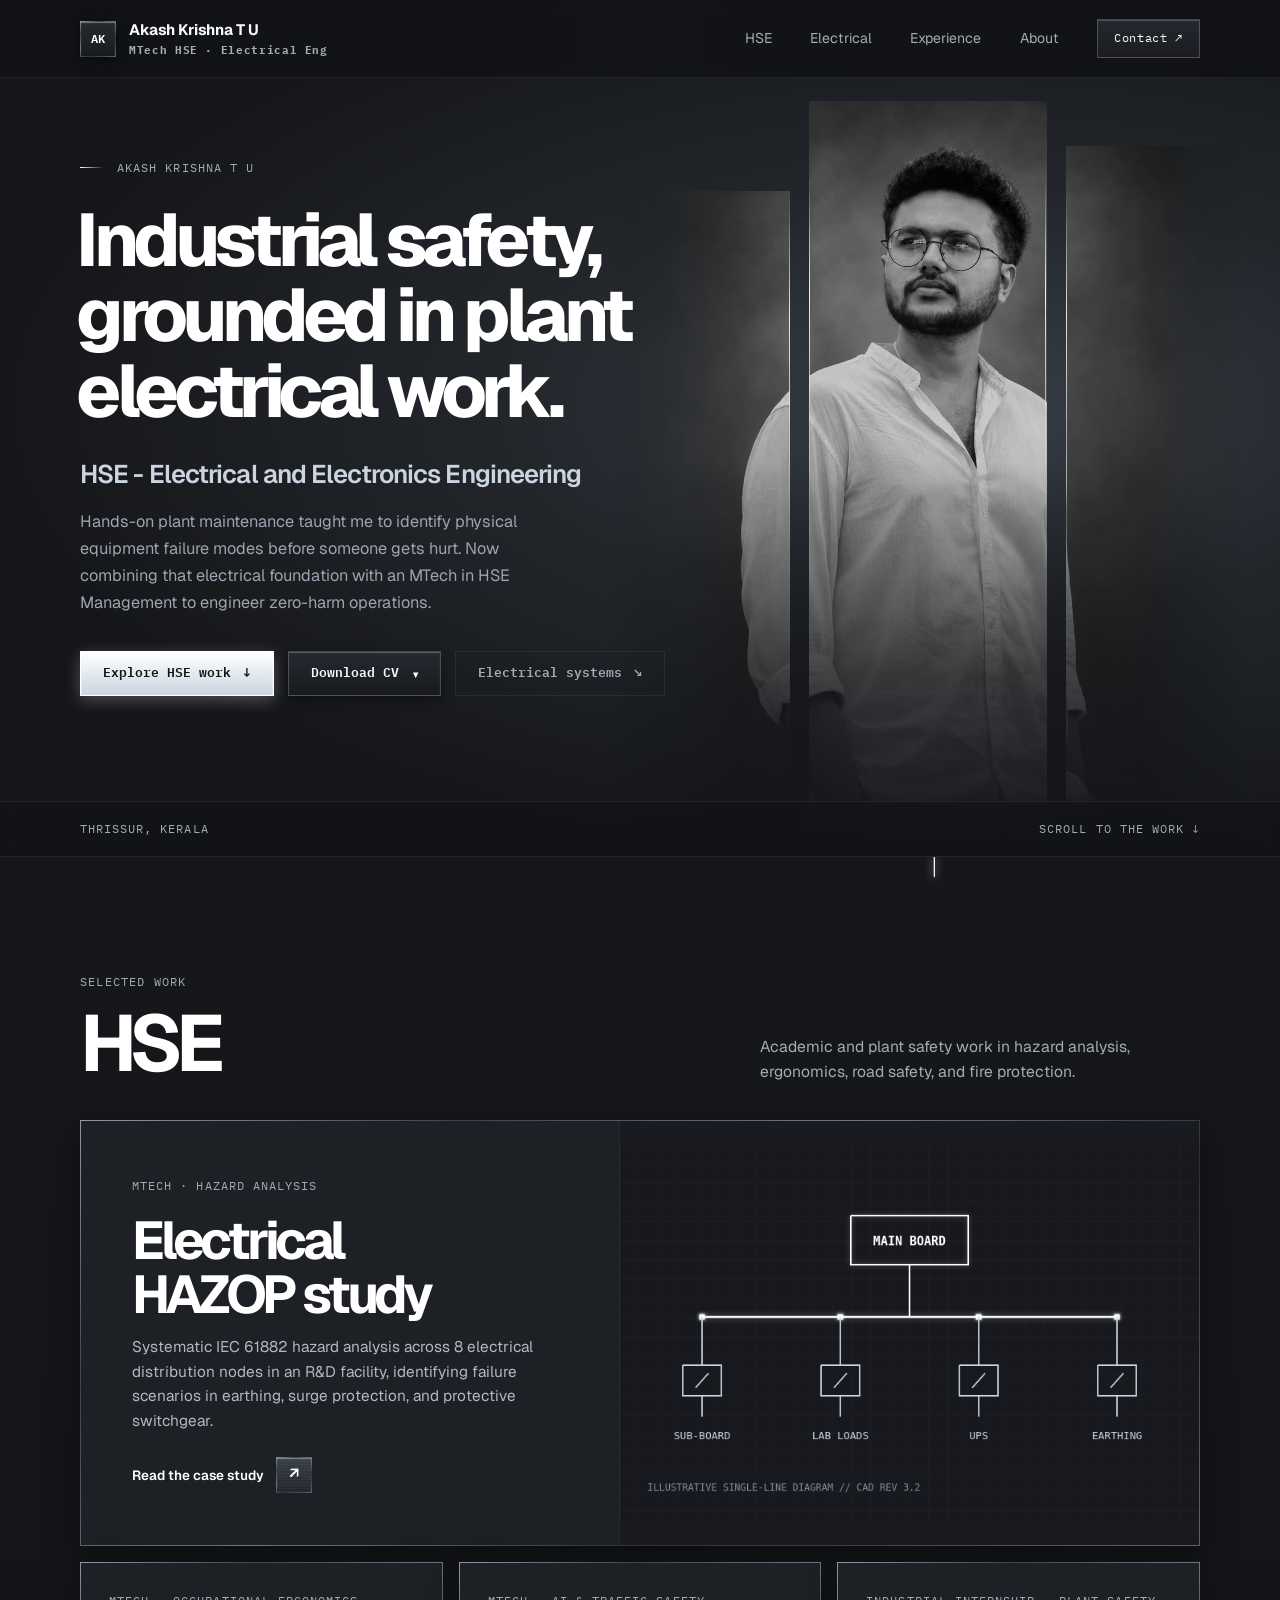
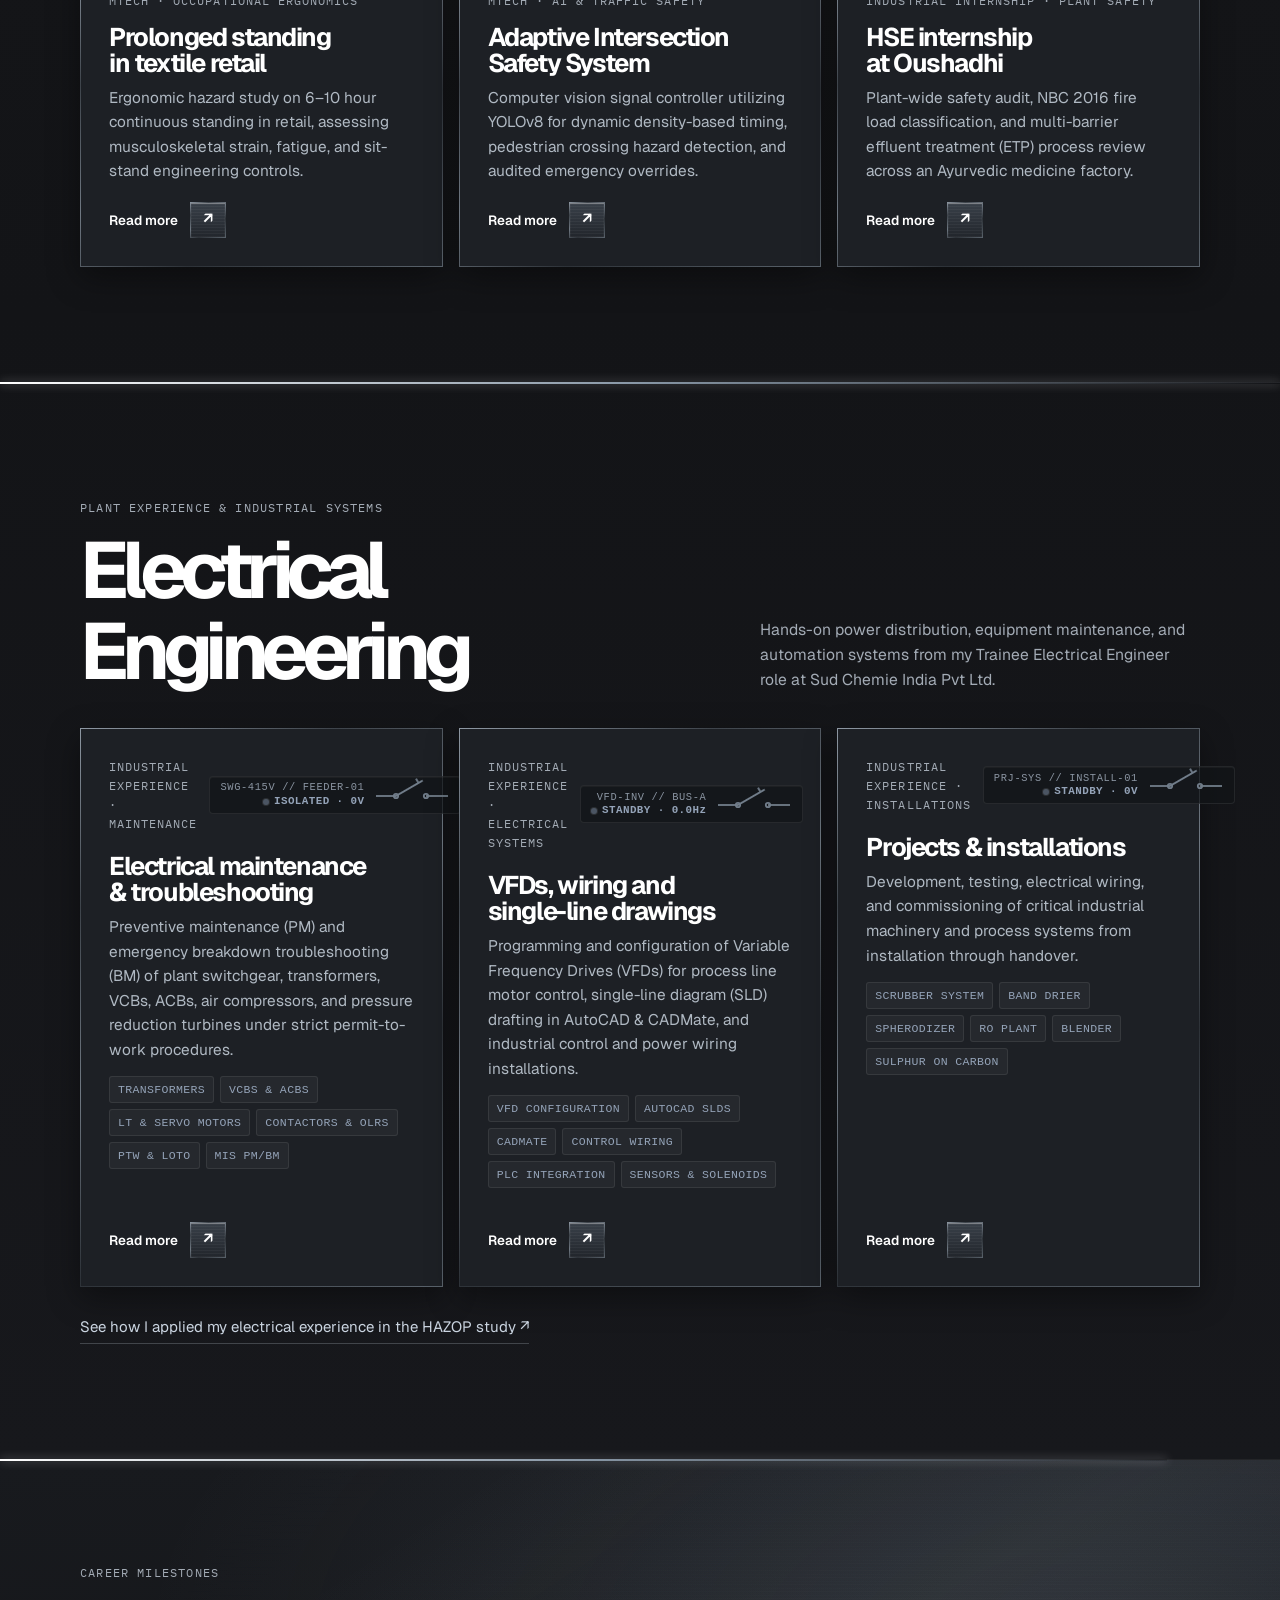
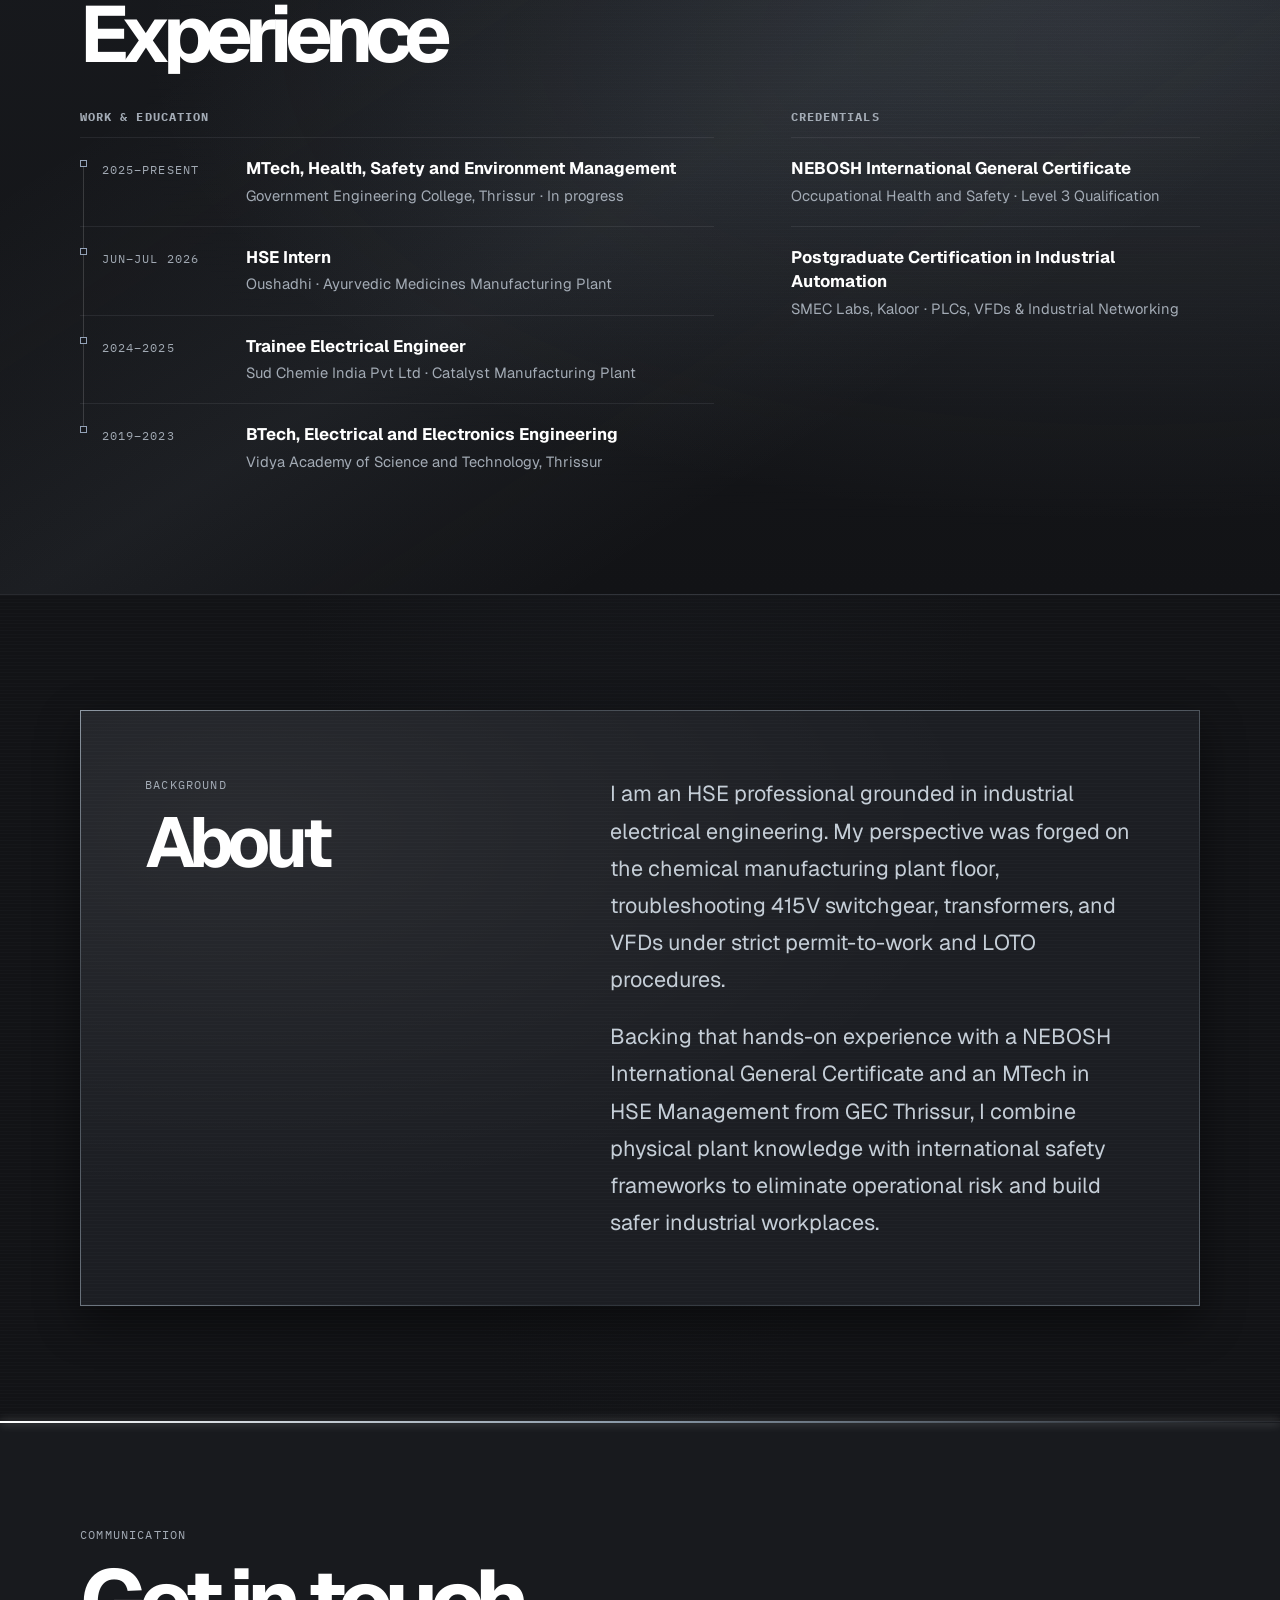
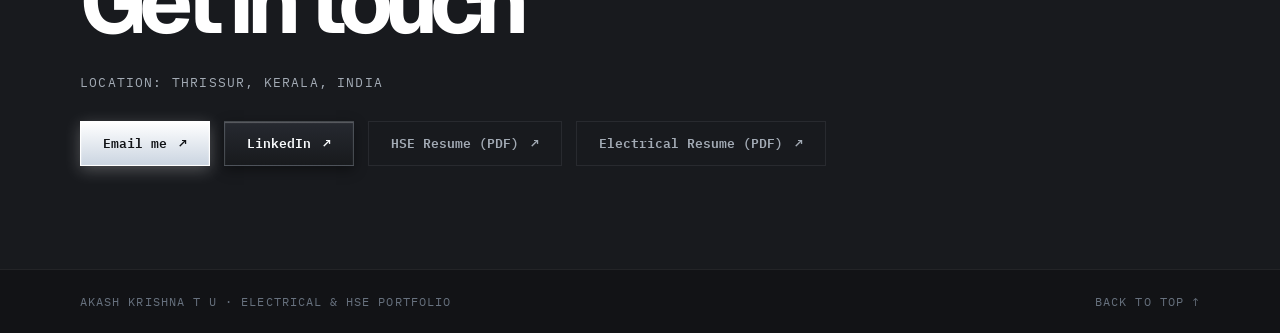
<file: index.html>
<!doctype html>
<html lang="en">
<head>
<meta charset="utf-8">
<meta name="viewport" content="width=device-width, initial-scale=1">
<title>Akash Krishna T U — Electrical Engineering &amp; HSE</title>
<meta name="description" content="Akash Krishna T U, an electrical engineer focused on HSE. Explore industrial experience, MTech HSE projects, and credentials.">
<meta name="theme-color" content="#121316">
<link rel="stylesheet" href="style.css">
<script src="motion.js" defer></script>
<script src="contact.js" defer></script>
</head>
<body id="top">
<a class="skip" href="#main">Skip to content</a>
<header class="site-head">
  <div class="wrap bar">
    <a class="brand" href="#top" aria-label="Akash Krishna home">
      <span class="brand-mark" aria-hidden="true">AK</span>
      <div class="brand-text">
        <span>Akash Krishna T U</span>
        <span class="brand-sub">MTech HSE · Electrical Eng</span>
      </div>
    </a>
    <nav class="nav" aria-label="Main navigation">
      <a href="#hse">HSE</a>
      <a href="#electrical">Electrical</a>
      <a href="#experience">Experience</a>
      <a href="#about">About</a>
      <a class="contact-link" href="#contact">Contact <span aria-hidden="true">↗</span></a>
    </nav>
  </div>
</header>
<main id="main">
  <section class="hero" aria-labelledby="intro">
    <figure class="hero-photo" id="hero-photo">
      <div class="portrait-panel panel-1">
        <img src="assets/portrait.webp" alt="Akash Krishna standing in a white shirt" width="1122" height="1402" fetchpriority="high">
      </div>
      <div class="portrait-panel panel-2">
        <img src="assets/portrait.webp" alt="" aria-hidden="true" width="1122" height="1402">
      </div>
      <div class="portrait-panel panel-3">
        <img src="assets/portrait.webp" alt="" aria-hidden="true" width="1122" height="1402">
      </div>
    </figure>
    <div class="wrap hero-content">
      <p class="eyebrow mono">Akash Krishna T U</p>
      <h1 id="intro">Industrial safety, grounded in plant electrical work.</h1>
      <p class="hero-role">HSE - Electrical and Electronics Engineering</p>
      <p class="hero-copy">Hands-on plant maintenance taught me to identify physical equipment failure modes before someone gets hurt. Now combining that electrical foundation with an MTech in HSE Management to engineer zero-harm operations.</p>
      <div class="hero-actions">
        <a class="button primary" href="#hse">Explore HSE work <span aria-hidden="true">↓</span></a>
        <div class="resume-dropdown-wrap" id="resume-dropdown-wrap">
          <button class="button resume-trigger-btn" id="hero-resume-btn" type="button" aria-expanded="false" aria-haspopup="true" aria-controls="resume-menu">
            Download CV <span class="dropdown-chevron" aria-hidden="true">▾</span>
          </button>
          <div class="resume-dropdown-menu" id="resume-menu" role="menu" aria-label="Select resume discipline">
            <a class="resume-menu-item" href="https://drive.google.com/uc?export=download&amp;id=1Z5KHH8HVmpXtJQZ0PDw6uiVzL6W19s9w" target="_blank" rel="noopener noreferrer" role="menuitem">
              <span class="resume-item-badge mono">HSE</span>
              <div class="resume-item-text">
                <span class="resume-item-title">HSE Management Resume <span class="project-icon" aria-hidden="true">↗</span></span>
                <span class="resume-item-sub mono">Safety Management · NEBOSH · HAZOP · ETP</span>
              </div>
            </a>
            <a class="resume-menu-item" href="https://drive.google.com/uc?export=download&amp;id=1FcXw3GrJqSSK8BZsqRLSDtfrjTQtYZF0" target="_blank" rel="noopener noreferrer" role="menuitem">
              <span class="resume-item-badge mono">EE</span>
              <div class="resume-item-text">
                <span class="resume-item-title">Electrical Engineering Resume <span class="project-icon" aria-hidden="true">↗</span></span>
                <span class="resume-item-sub mono">Industrial Automation · VFDs · 415V Switchgear</span>
              </div>
            </a>
          </div>
        </div>
        <a class="button ghost" href="#electrical">Electrical systems <span aria-hidden="true">↘</span></a>
      </div>
    </div>
    <div class="hero-bottom">
      <div class="wrap mono">
        <span>Thrissur, Kerala</span>
        <a href="#hse">Scroll to the work ↓</a>
      </div>
    </div>
  </section>

  <div class="work">
    <div class="work-background" aria-hidden="true">
      <div class="work-finish"></div>
      <div class="work-haze"></div>
      <canvas id="circuit"></canvas>
    </div>

    <section class="section wrap" id="hse" aria-labelledby="hse-title">
      <span id="ehs" style="position:absolute;top:-48px;"></span>
      <div class="section-top">
        <div>
          <span class="section-tag mono">Selected work</span>
          <h2 id="hse-title">HSE</h2>
        </div>
        <p>Academic and plant safety work in hazard analysis, ergonomics, road safety, and fire protection.</p>
      </div>

      <a class="feature" href="projects/electrical-hazop.html">
        <div class="card-copy">
          <div>
            <span class="mono">MTech · Hazard Analysis</span>
            <h3>Electrical<br>HAZOP study</h3>
            <p>Systematic IEC 61882 hazard analysis across 8 electrical distribution nodes in an R&amp;D facility, identifying failure scenarios in earthing, surge protection, and protective switchgear.</p>
          </div>
          <span class="card-arrow">Read the case study <span class="project-icon" aria-hidden="true">↗</span></span>
        </div>
        <div class="diagram">
          <canvas id="schematic" width="720" height="470" role="img" aria-label="Illustrative electrical single-line diagram with four branches"></canvas>
        </div>
      </a>

      <div class="project-grid">
        <a class="project" data-reveal="left" href="projects/occupational-ergonomics.html">
          <span class="mono">MTech · Occupational Ergonomics</span>
          <h3>Prolonged standing in textile retail</h3>
          <p>Ergonomic hazard study on 6–10 hour continuous standing in retail, assessing musculoskeletal strain, fatigue, and sit-stand engineering controls.</p>
          <span class="card-arrow">Read more <span class="project-icon" aria-hidden="true">↗</span></span>
        </a>

        <a class="project" data-reveal="bottom" href="projects/adaptive-traffic-signals.html">
          <span class="mono">MTech · AI &amp; Traffic Safety</span>
          <h3>Adaptive Intersection Safety System</h3>
          <p>Computer vision signal controller utilizing YOLOv8 for dynamic density-based timing, pedestrian crossing hazard detection, and audited emergency overrides.</p>
          <span class="card-arrow">Read more <span class="project-icon" aria-hidden="true">↗</span></span>
        </a>

        <a class="project" data-reveal="right" href="projects/oushadhi-ehs.html">
          <span class="mono">Industrial Internship · Plant Safety</span>
          <h3>HSE internship at Oushadhi</h3>
          <p>Plant-wide safety audit, NBC 2016 fire load classification, and multi-barrier effluent treatment (ETP) process review across an Ayurvedic medicine factory.</p>
          <span class="card-arrow">Read more <span class="project-icon" aria-hidden="true">↗</span></span>
        </a>
      </div>
    </section>

    <section class="section wrap scroll-stage" id="electrical" aria-labelledby="electrical-title">
      <canvas id="electrical-circuit" width="520" height="210" aria-hidden="true"></canvas>
      <div class="section-top">
        <div>
          <span class="section-tag mono">Plant Experience &amp; Industrial Systems</span>
          <h2 id="electrical-title">Electrical<br>Engineering</h2>
        </div>
        <p>Hands-on power distribution, equipment maintenance, and automation systems from my Trainee Electrical Engineer role at Sud Chemie India Pvt Ltd.</p>
      </div>

      <div class="technical-grid">
        <a class="project" data-reveal="left" href="projects/industrial-maintenance.html">
          <div class="project-top">
            <span class="mono">Industrial Experience · Maintenance</span>
            <div class="breaker-widget" aria-hidden="true">
              <div class="breaker-data">
                <span class="breaker-id">SWG-415V // FEEDER-01</span>
                <span class="breaker-status-pill">
                  <span class="breaker-led"></span>
                  <span class="breaker-status-text">
                    <span class="state-idle">ISOLATED · 0V</span>
                    <span class="state-active">CLOSED · 415V</span>
                  </span>
                </span>
              </div>
              <svg class="breaker-schematic" viewBox="0 0 76 26" aria-hidden="true">
                <line x1="2" y1="14" x2="22" y2="14" stroke="currentColor" stroke-width="1.8" />
                <circle cx="22" cy="14" r="2.2" fill="none" stroke="currentColor" stroke-width="1.8" />
                <g class="breaker-arm-group">
                  <line class="breaker-blade" x1="22" y1="14" x2="52" y2="14" stroke="currentColor" stroke-width="2" stroke-linecap="round" />
                  <line class="breaker-latch-bar" x1="48" y1="9" x2="48" y2="14" stroke="currentColor" stroke-width="1.8" />
                </g>
                <circle cx="52" cy="14" r="2.2" fill="none" stroke="currentColor" stroke-width="1.8" />
                <line x1="52" y1="14" x2="74" y2="14" stroke="currentColor" stroke-width="1.8" />
                <g class="breaker-spark">
                  <circle cx="52" cy="14" r="3.5" fill="#ffffff" />
                  <line x1="52" y1="14" x2="46" y2="7" stroke="#ffffff" stroke-width="1.4" />
                  <line x1="52" y1="14" x2="52" y2="5" stroke="#ffffff" stroke-width="1.4" />
                  <line x1="52" y1="14" x2="58" y2="7" stroke="#ffffff" stroke-width="1.4" />
                  <line x1="52" y1="14" x2="60" y2="14" stroke="#ffffff" stroke-width="1.4" />
                  <line x1="52" y1="14" x2="57" y2="20" stroke="#ffffff" stroke-width="1.4" />
                  <line x1="52" y1="14" x2="47" y2="20" stroke="#ffffff" stroke-width="1.4" />
                </g>
              </svg>
            </div>
          </div>
          <h3>Electrical maintenance &amp; troubleshooting</h3>
          <p>Preventive maintenance (PM) and emergency breakdown troubleshooting (BM) of plant switchgear, transformers, VCBs, ACBs, air compressors, and pressure reduction turbines under strict permit-to-work procedures.</p>
          <div class="equipment-tags mono" aria-label="Technical scope">
            <span>Transformers</span>
            <span>VCBs &amp; ACBs</span>
            <span>LT &amp; Servo Motors</span>
            <span>Contactors &amp; OLRs</span>
            <span>PTW &amp; LOTO</span>
            <span>MIS PM/BM</span>
          </div>
          <span class="card-arrow">Read more <span class="project-icon" aria-hidden="true">↗</span></span>
        </a>

        <a class="project" data-reveal="right" href="projects/drives-and-drawings.html">
          <div class="project-top">
            <span class="mono">Industrial Experience · Electrical Systems</span>
            <div class="breaker-widget" aria-hidden="true">
              <div class="breaker-data">
                <span class="breaker-id">VFD-INV // BUS-A</span>
                <span class="breaker-status-pill">
                  <span class="breaker-led"></span>
                  <span class="breaker-status-text">
                    <span class="state-idle">STANDBY · 0.0Hz</span>
                    <span class="state-active">RUN · 50.0Hz</span>
                  </span>
                </span>
              </div>
              <svg class="breaker-schematic" viewBox="0 0 76 26" aria-hidden="true">
                <line x1="2" y1="14" x2="22" y2="14" stroke="currentColor" stroke-width="1.8" />
                <circle cx="22" cy="14" r="2.2" fill="none" stroke="currentColor" stroke-width="1.8" />
                <g class="breaker-arm-group">
                  <line class="breaker-blade" x1="22" y1="14" x2="52" y2="14" stroke="currentColor" stroke-width="2" stroke-linecap="round" />
                  <line class="breaker-latch-bar" x1="48" y1="9" x2="48" y2="14" stroke="currentColor" stroke-width="1.8" />
                </g>
                <circle cx="52" cy="14" r="2.2" fill="none" stroke="currentColor" stroke-width="1.8" />
                <line x1="52" y1="14" x2="74" y2="14" stroke="currentColor" stroke-width="1.8" />
                <g class="breaker-spark">
                  <circle cx="52" cy="14" r="3.5" fill="#ffffff" />
                  <line x1="52" y1="14" x2="46" y2="7" stroke="#ffffff" stroke-width="1.4" />
                  <line x1="52" y1="14" x2="52" y2="5" stroke="#ffffff" stroke-width="1.4" />
                  <line x1="52" y1="14" x2="58" y2="7" stroke="#ffffff" stroke-width="1.4" />
                  <line x1="52" y1="14" x2="60" y2="14" stroke="#ffffff" stroke-width="1.4" />
                  <line x1="52" y1="14" x2="57" y2="20" stroke="#ffffff" stroke-width="1.4" />
                  <line x1="52" y1="14" x2="47" y2="20" stroke="#ffffff" stroke-width="1.4" />
                </g>
              </svg>
            </div>
          </div>
          <h3>VFDs, wiring and single-line drawings</h3>
          <p>Programming and configuration of Variable Frequency Drives (VFDs) for process line motor control, single-line diagram (SLD) drafting in AutoCAD &amp; CADMate, and industrial control and power wiring installations.</p>
          <div class="equipment-tags mono" aria-label="Technical scope">
            <span>VFD Configuration</span>
            <span>AutoCAD SLDs</span>
            <span>CADMate</span>
            <span>Control Wiring</span>
            <span>PLC Integration</span>
            <span>Sensors &amp; Solenoids</span>
          </div>
          <span class="card-arrow">Read more <span class="project-icon" aria-hidden="true">↗</span></span>
        </a>

        <!-- Card 3: Projects & installations -->
        <a class="project" data-reveal="bottom" href="projects/projects-and-installations.html">
          <div class="project-top">
            <span class="mono">Industrial Experience · Installations</span>
            <div class="breaker-widget" aria-hidden="true">
              <div class="breaker-data">
                <span class="breaker-id">PRJ-SYS // INSTALL-01</span>
                <span class="breaker-status-pill">
                  <span class="breaker-led"></span>
                  <span class="breaker-status-text">
                    <span class="state-idle">STANDBY · 0V</span>
                    <span class="state-active">COMMISSIONED · 415V</span>
                  </span>
                </span>
              </div>
              <svg class="breaker-schematic" viewBox="0 0 76 26" aria-hidden="true">
                <line x1="2" y1="14" x2="22" y2="14" stroke="currentColor" stroke-width="1.8" />
                <circle cx="22" cy="14" r="2.2" fill="none" stroke="currentColor" stroke-width="1.8" />
                <g class="breaker-arm-group">
                  <line class="breaker-blade" x1="22" y1="14" x2="52" y2="14" stroke="currentColor" stroke-width="2" stroke-linecap="round" />
                  <line class="breaker-latch-bar" x1="48" y1="9" x2="48" y2="14" stroke="currentColor" stroke-width="1.8" />
                </g>
                <circle cx="52" cy="14" r="2.2" fill="none" stroke="currentColor" stroke-width="1.8" />
                <line x1="52" y1="14" x2="74" y2="14" stroke="currentColor" stroke-width="1.8" />
                <g class="breaker-spark">
                  <circle cx="52" cy="14" r="3.5" fill="#ffffff" />
                  <line x1="52" y1="14" x2="46" y2="7" stroke="#ffffff" stroke-width="1.4" />
                  <line x1="52" y1="14" x2="52" y2="5" stroke="#ffffff" stroke-width="1.4" />
                  <line x1="52" y1="14" x2="58" y2="7" stroke="#ffffff" stroke-width="1.4" />
                  <line x1="52" y1="14" x2="60" y2="14" stroke="#ffffff" stroke-width="1.4" />
                  <line x1="52" y1="14" x2="57" y2="20" stroke="#ffffff" stroke-width="1.4" />
                  <line x1="52" y1="14" x2="47" y2="20" stroke="#ffffff" stroke-width="1.4" />
                </g>
              </svg>
            </div>
          </div>
          <h3>Projects &amp; installations</h3>
          <p>Development, testing, electrical wiring, and commissioning of critical industrial machinery and process systems from installation through handover.</p>
          <div class="equipment-tags mono" aria-label="Technical scope">
            <span>Scrubber System</span>
            <span>Band Drier</span>
            <span>Spherodizer</span>
            <span>RO Plant</span>
            <span>Blender</span>
            <span>Sulphur on Carbon</span>
          </div>
          <span class="card-arrow">Read more <span class="project-icon" aria-hidden="true">↗</span></span>
        </a>
      </div>

      <a class="cross-link text-link" href="projects/electrical-hazop.html">
        See how I applied my electrical experience in the HAZOP study ↗
      </a>
    </section>
  </div>

  <section class="history scroll-stage" id="experience" aria-labelledby="experience-title">
    <div class="wrap section">
      <div class="section-top">
        <div>
          <span class="section-tag mono">Career Milestones</span>
          <h2 id="experience-title">Experience</h2>
        </div>
      </div>

      <div class="history-grid">
        <div class="timeline">
          <h3 class="history-label mono">Work &amp; education</h3>
          <div class="timeline-entries">
            <canvas class="timeline-sparks" aria-hidden="true"></canvas>
            
            <article class="milestone">
              <span class="mono">2025–Present</span>
              <div>
                <strong>MTech, Health, Safety and Environment Management</strong>
                <p>Government Engineering College, Thrissur · In progress</p>
              </div>
            </article>

            <article class="milestone">
              <span class="mono">Jun–Jul 2026</span>
              <div>
                <strong>HSE Intern</strong>
                <p>Oushadhi · Ayurvedic Medicines Manufacturing Plant</p>
              </div>
            </article>

            <article class="milestone">
              <span class="mono">2024–2025</span>
              <div>
                <strong>Trainee Electrical Engineer</strong>
                <p>Sud Chemie India Pvt Ltd · Catalyst Manufacturing Plant</p>
              </div>
            </article>

            <article class="milestone">
              <span class="mono">2019–2023</span>
              <div>
                <strong>BTech, Electrical and Electronics Engineering</strong>
                <p>Vidya Academy of Science and Technology, Thrissur</p>
              </div>
            </article>
          </div>
        </div>

        <div class="credentials">
          <h3 class="history-label mono">Credentials</h3>
          <article>
            <strong>NEBOSH International General Certificate</strong>
            <p>Occupational Health and Safety · Level 3 Qualification</p>
          </article>
          <article>
            <strong>Postgraduate Certification in Industrial Automation</strong>
            <p>SMEC Labs, Kaloor · PLCs, VFDs &amp; Industrial Networking</p>
          </article>
        </div>
      </div>
    </div>
  </section>

  <section class="about-section wrap" id="about" aria-labelledby="about-title">
    <div class="about-card">
      <div class="about-top">
        <span class="section-tag mono">Background</span>
        <h2 id="about-title">About</h2>
      </div>
      <div class="about-body">
        <p>
          I am an HSE professional grounded in industrial electrical engineering. My perspective was forged on the chemical manufacturing plant floor, troubleshooting 415V switchgear, transformers, and VFDs under strict permit-to-work and LOTO procedures.
        </p>
        <p>
          Backing that hands-on experience with a NEBOSH International General Certificate and an MTech in HSE Management from GEC Thrissur, I combine physical plant knowledge with international safety frameworks to eliminate operational risk and build safer industrial workplaces.
        </p>
      </div>
    </div>
  </section>

  <section class="contact scroll-stage" id="contact">
    <div class="wrap">
      <span class="mono section-tag">Communication</span>
      <h2>Get in touch</h2>
      <div class="contact-meta mono">
        <span>Location: Thrissur, Kerala, India</span>
      </div>
      <div class="links">
        <a class="button primary" href="#contact-form" id="contact-form-toggle" aria-controls="contact-form">Email me <span aria-hidden="true">↗</span></a>
        <a class="button" href="https://www.linkedin.com/in/akash-krishna-0a197230a" target="_blank" rel="noopener noreferrer">LinkedIn <span aria-hidden="true">↗</span></a>
        <a class="button ghost" href="https://drive.google.com/uc?export=download&amp;id=1Z5KHH8HVmpXtJQZ0PDw6uiVzL6W19s9w" target="_blank" rel="noopener noreferrer">HSE Resume (PDF) <span aria-hidden="true">↗</span></a>
        <a class="button ghost" href="https://drive.google.com/uc?export=download&amp;id=1FcXw3GrJqSSK8BZsqRLSDtfrjTQtYZF0" target="_blank" rel="noopener noreferrer">Electrical Resume (PDF) <span aria-hidden="true">↗</span></a>
      </div>
      <!-- Public Formspree endpoint. No email or secret belongs here. -->
      <form class="contact-form" id="contact-form" action="https://formspree.io/f/xppdrend" method="POST" aria-label="Send a message" aria-describedby="contact-status">
        <label for="contact-name">Name</label>
        <input id="contact-name" name="name" type="text" autocomplete="name" required maxlength="100" pattern=".*\S.*">
        <label for="contact-email">Your email</label>
        <input id="contact-email" name="email" type="email" autocomplete="email" required maxlength="254">
        <label for="contact-message">Message</label>
        <textarea id="contact-message" name="message" rows="5" required maxlength="5000"></textarea>
        <button class="button primary" type="submit">Send message <span aria-hidden="true">↗</span></button>
        <p id="contact-status" role="status" aria-live="polite" aria-atomic="true"></p>
      </form>
    </div>
  </section>
</main>

<footer class="footer">
  <div class="wrap mono">
    <span>Akash Krishna T U · Electrical &amp; HSE Portfolio</span>
    <a href="#top">Back to top ↑</a>
  </div>
</footer>
</body>
</html>
</file>
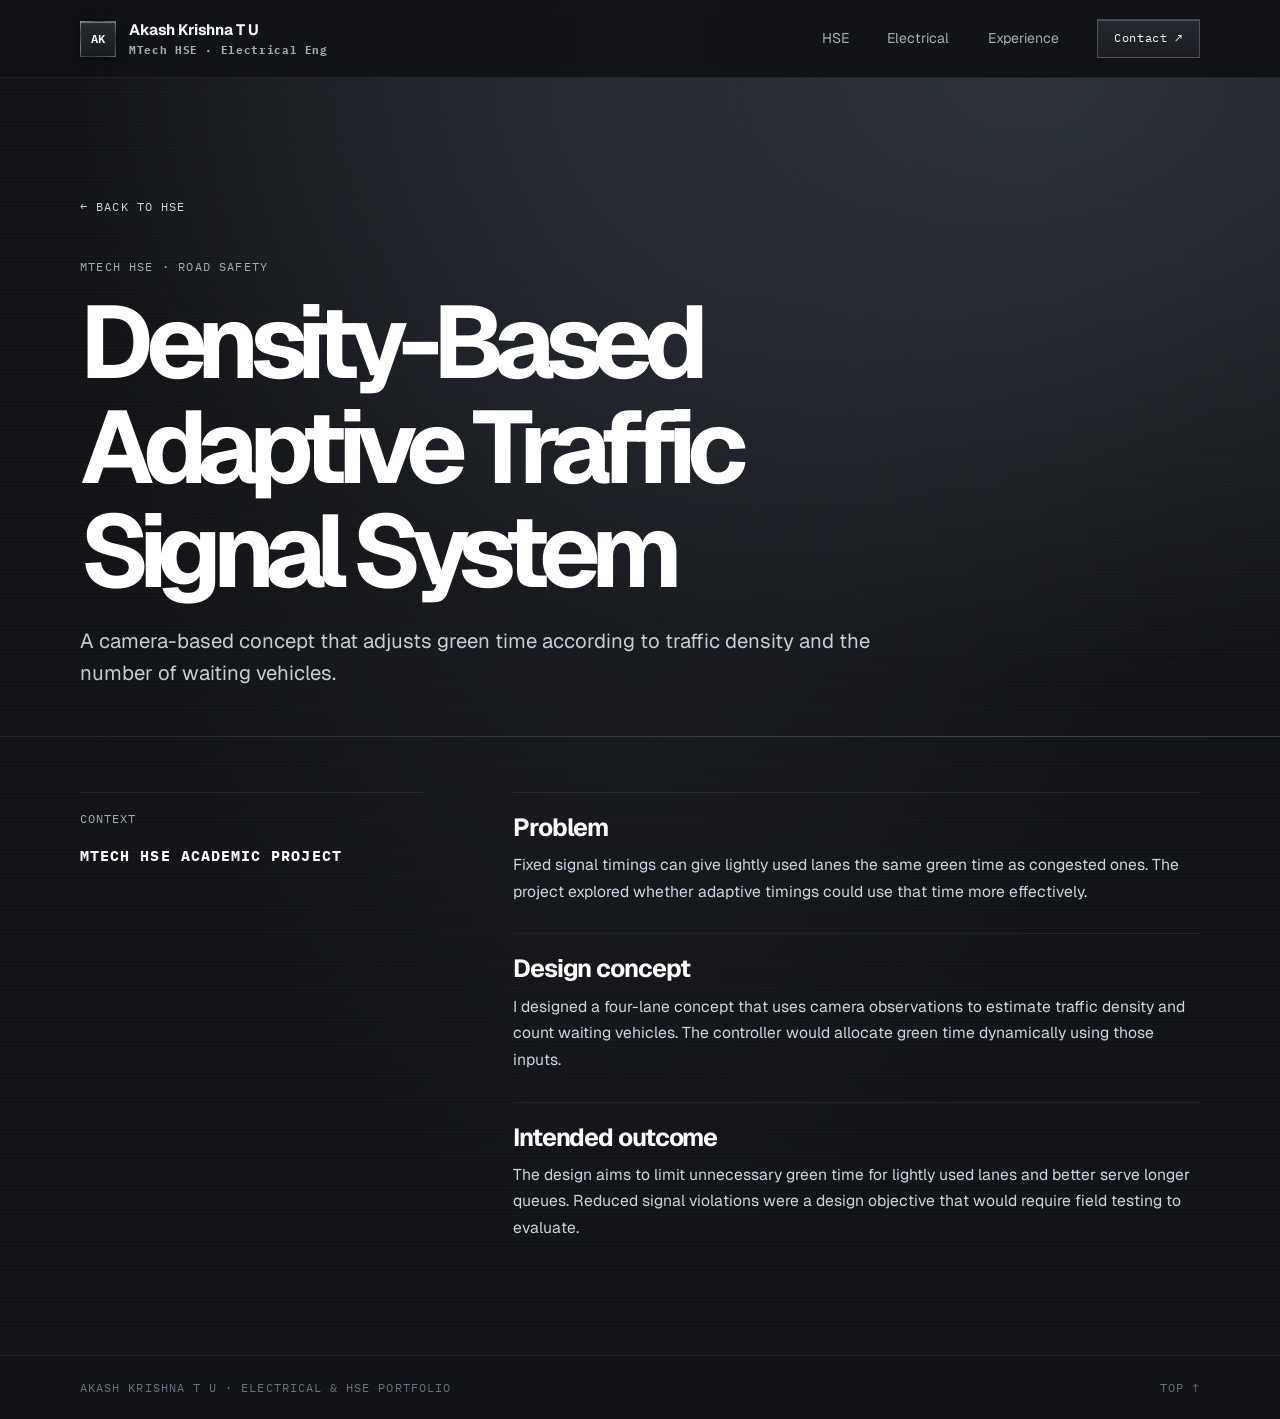
<file: projects/adaptive-traffic-signals.html>
<!doctype html>
<html lang="en">
<head>
<meta charset="utf-8">
<meta name="viewport" content="width=device-width, initial-scale=1">
<title>Density-Based Adaptive Traffic Signal System — Akash Krishna T U</title>
<meta name="description" content="A camera-based concept that adjusts green time according to traffic density and the number of waiting vehicles.">
<meta name="theme-color" content="#121316">
<link rel="stylesheet" href="../style.css">
<script src="../motion.js" defer></script>
</head>
<body id="top">
<a class="skip" href="#main">Skip to content</a>
<header class="site-head">
  <div class="wrap bar">
    <a class="brand" href="../index.html" aria-label="Akash Krishna home">
      <span class="brand-mark" aria-hidden="true">AK</span>
      <div class="brand-text">
        <span>Akash Krishna T U</span>
        <span class="brand-sub">MTech HSE · Electrical Eng</span>
      </div>
    </a>
    <nav class="nav" aria-label="Main navigation">
      <a href="../index.html#hse">HSE</a>
      <a href="../index.html#electrical">Electrical</a>
      <a href="../index.html#experience">Experience</a>
      <a class="contact-link" href="../index.html#contact">Contact <span aria-hidden="true">↗</span></a>
    </nav>
  </div>
</header>
<main class="case-page" id="main">
  <section class="case-hero">
    <div class="wrap">
      <a class="back-link mono text-link" href="../index.html#hse">← Back to HSE</a>
      <p class="mono section-tag">MTech HSE · Road safety</p>
      <h1>Density-Based Adaptive Traffic Signal System</h1>
      <p class="case-summary">A camera-based concept that adjusts green time according to traffic density and the number of waiting vehicles.</p>
    </div>
  </section>
  <div class="case-body wrap">
    <aside class="case-facts mono">
      <p>Context</p>
      <p><strong>MTech HSE academic project</strong></p>
    </aside>
    <div>
      <article>
        <h2>Problem</h2>
        <p>Fixed signal timings can give lightly used lanes the same green time as congested ones. The project explored whether adaptive timings could use that time more effectively.</p>
      </article>
      <article>
        <h2>Design concept</h2>
        <p>I designed a four-lane concept that uses camera observations to estimate traffic density and count waiting vehicles. The controller would allocate green time dynamically using those inputs.</p>
      </article>
      <article>
        <h2>Intended outcome</h2>
        <p>The design aims to limit unnecessary green time for lightly used lanes and better serve longer queues. Reduced signal violations were a design objective that would require field testing to evaluate.</p>
      </article>
    </div>
  </div>
</main>
<footer class="footer">
  <div class="wrap mono">
    <span>Akash Krishna T U · Electrical &amp; HSE Portfolio</span>
    <a href="#top">Top ↑</a>
  </div>
</footer>
</body>
</html>
</file>
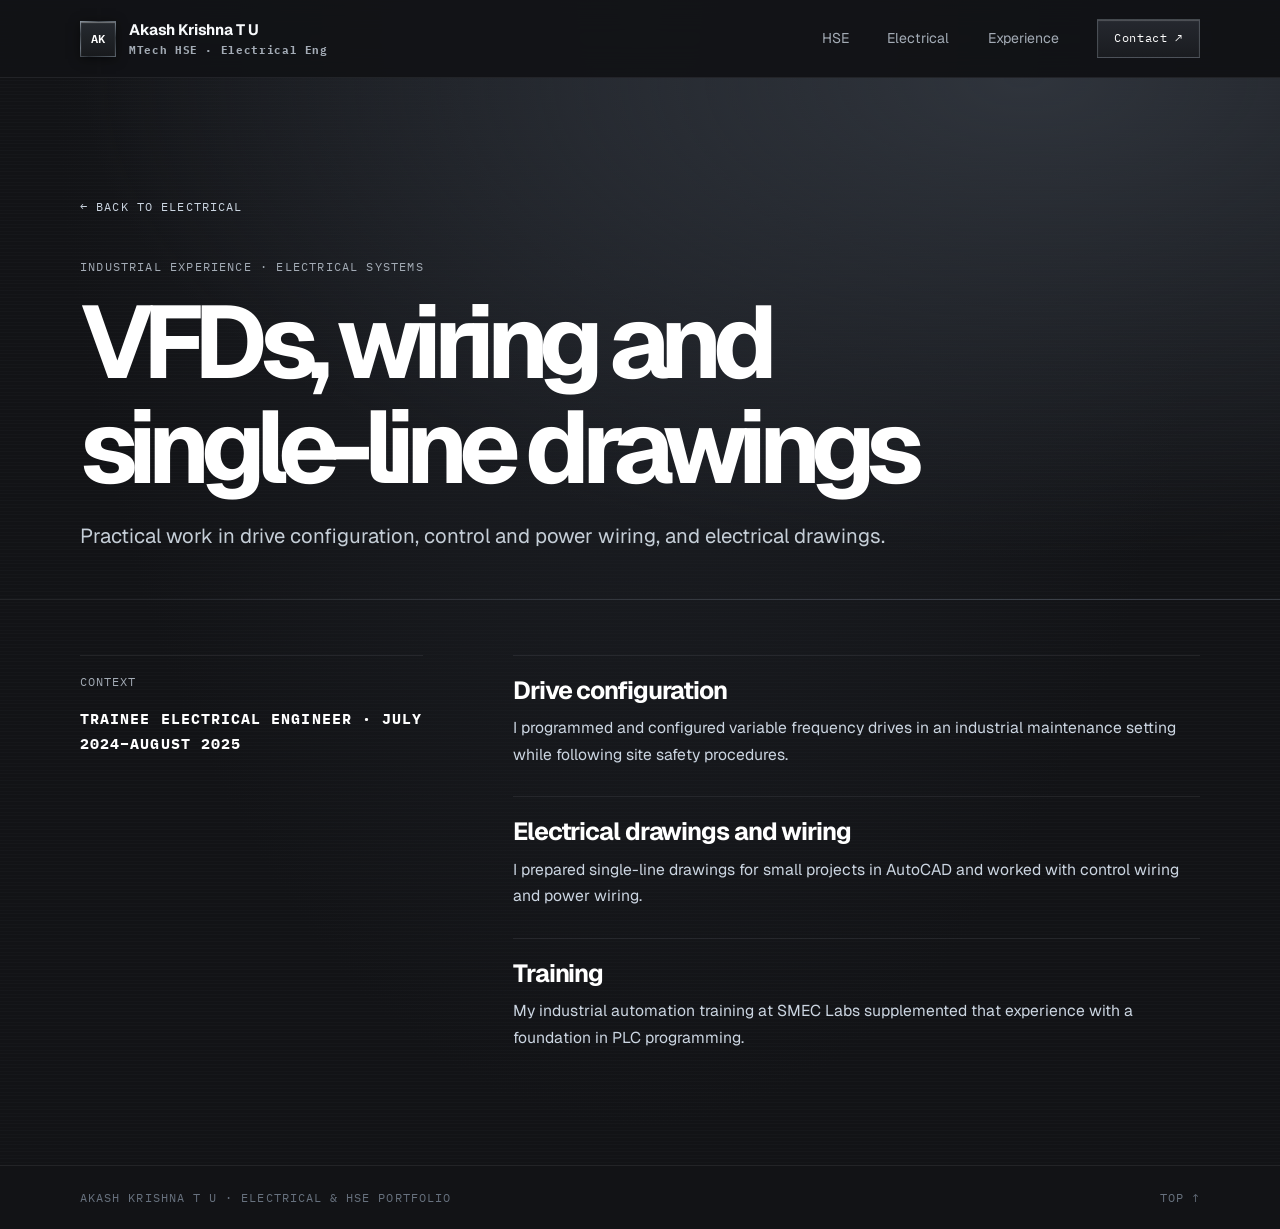
<file: projects/drives-and-drawings.html>
<!doctype html>
<html lang="en">
<head>
<meta charset="utf-8">
<meta name="viewport" content="width=device-width, initial-scale=1">
<title>VFDs, wiring and single-line drawings — Akash Krishna T U</title>
<meta name="description" content="Practical work in drive configuration, control and power wiring, and electrical drawings.">
<meta name="theme-color" content="#121316">
<link rel="stylesheet" href="../style.css">
<script src="../motion.js" defer></script>
</head>
<body id="top">
<a class="skip" href="#main">Skip to content</a>
<header class="site-head">
  <div class="wrap bar">
    <a class="brand" href="../index.html" aria-label="Akash Krishna home">
      <span class="brand-mark" aria-hidden="true">AK</span>
      <div class="brand-text">
        <span>Akash Krishna T U</span>
        <span class="brand-sub">MTech HSE · Electrical Eng</span>
      </div>
    </a>
    <nav class="nav" aria-label="Main navigation">
      <a href="../index.html#hse">HSE</a>
      <a href="../index.html#electrical">Electrical</a>
      <a href="../index.html#experience">Experience</a>
      <a class="contact-link" href="../index.html#contact">Contact <span aria-hidden="true">↗</span></a>
    </nav>
  </div>
</header>
<main class="case-page" id="main">
  <section class="case-hero">
    <div class="wrap">
      <a class="back-link mono text-link" href="../index.html#electrical">← Back to Electrical</a>
      <p class="mono section-tag">Industrial experience · Electrical systems</p>
      <h1>VFDs, wiring and single-line drawings</h1>
      <p class="case-summary">Practical work in drive configuration, control and power wiring, and electrical drawings.</p>
    </div>
  </section>
  <div class="case-body wrap">
    <aside class="case-facts mono">
      <p>Context</p>
      <p><strong>Trainee Electrical Engineer · July 2024–August 2025</strong></p>
    </aside>
    <div>
      <article>
        <h2>Drive configuration</h2>
        <p>I programmed and configured variable frequency drives in an industrial maintenance setting while following site safety procedures.</p>
      </article>
      <article>
        <h2>Electrical drawings and wiring</h2>
        <p>I prepared single-line drawings for small projects in AutoCAD and worked with control wiring and power wiring.</p>
      </article>
      <article>
        <h2>Training</h2>
        <p>My industrial automation training at SMEC Labs supplemented that experience with a foundation in PLC programming.</p>
      </article>
    </div>
  </div>
</main>
<footer class="footer">
  <div class="wrap mono">
    <span>Akash Krishna T U · Electrical &amp; HSE Portfolio</span>
    <a href="#top">Top ↑</a>
  </div>
</footer>
</body>
</html>
</file>
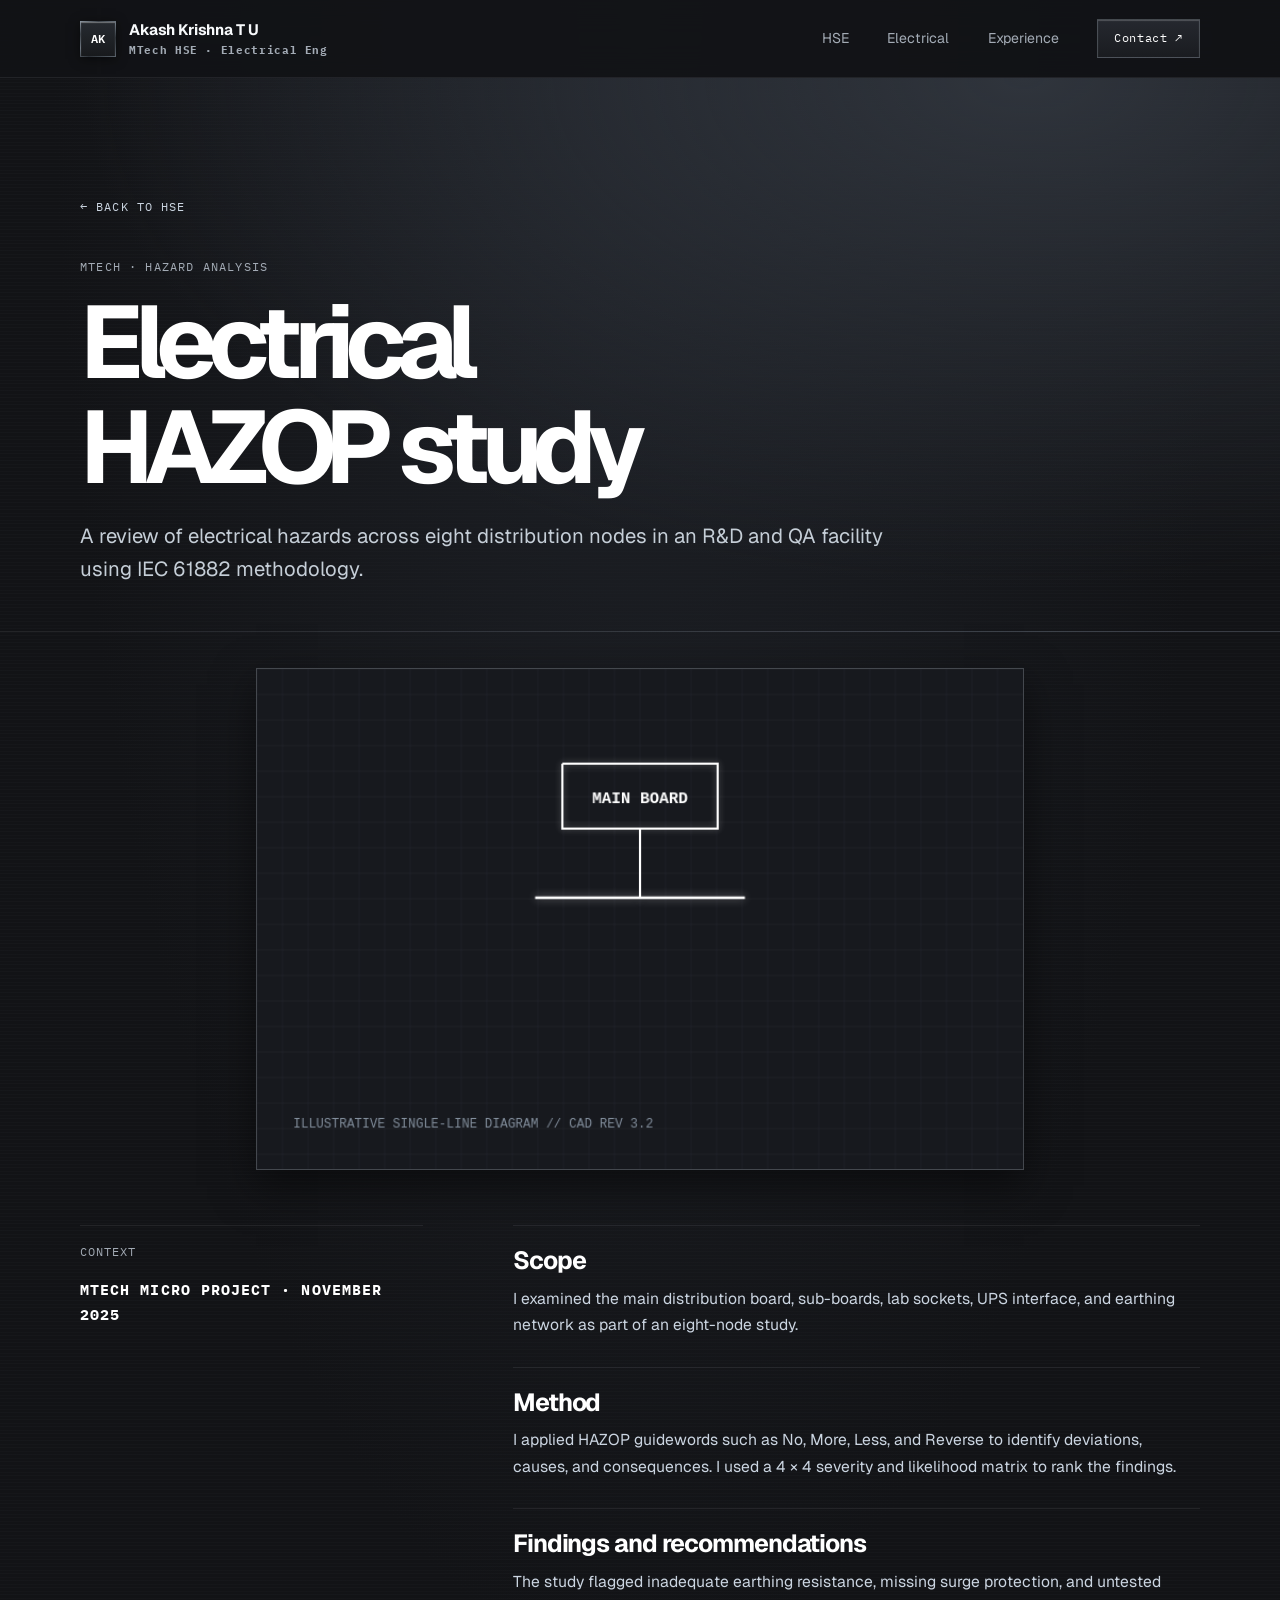
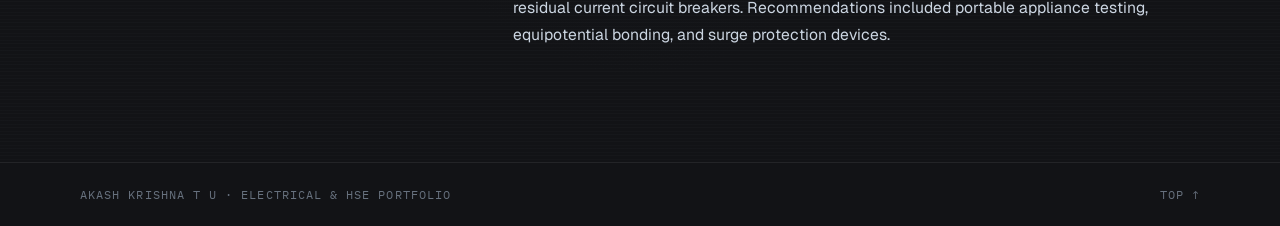
<file: projects/electrical-hazop.html>
<!doctype html>
<html lang="en">
<head>
<meta charset="utf-8">
<meta name="viewport" content="width=device-width, initial-scale=1">
<title>Electrical HAZOP study — Akash Krishna T U</title>
<meta name="description" content="A review of electrical hazards across eight distribution nodes in an R&D and QA facility.">
<meta name="theme-color" content="#121316">
<link rel="stylesheet" href="../style.css">
<script src="../motion.js" defer></script>
</head>
<body id="top">
<a class="skip" href="#main">Skip to content</a>
<header class="site-head">
  <div class="wrap bar">
    <a class="brand" href="../index.html" aria-label="Akash Krishna home">
      <span class="brand-mark" aria-hidden="true">AK</span>
      <div class="brand-text">
        <span>Akash Krishna T U</span>
        <span class="brand-sub">MTech HSE · Electrical Eng</span>
      </div>
    </a>
    <nav class="nav" aria-label="Main navigation">
      <a href="../index.html#hse">HSE</a>
      <a href="../index.html#electrical">Electrical</a>
      <a href="../index.html#experience">Experience</a>
      <a class="contact-link" href="../index.html#contact">Contact <span aria-hidden="true">↗</span></a>
    </nav>
  </div>
</header>
<main class="case-page" id="main">
  <section class="case-hero">
    <div class="wrap">
      <a class="back-link mono text-link" href="../index.html#hse">← Back to HSE</a>
      <p class="mono section-tag">MTech · Hazard analysis</p>
      <h1>Electrical HAZOP study</h1>
      <p class="case-summary">A review of electrical hazards across eight distribution nodes in an R&amp;D and QA facility using IEC 61882 methodology.</p>
    </div>
  </section>

  <div class="wrap">
    <figure class="case-diagram">
      <canvas id="schematic" width="720" height="470" role="img" aria-label="Illustrative single-line diagram showing the main board, sub-board, lab loads, UPS and earthing"></canvas>
    </figure>
  </div>

  <div class="case-body wrap">
    <aside class="case-facts mono">
      <p>Context</p>
      <p><strong>MTech micro project · November 2025</strong></p>
    </aside>
    <div>
      <article>
        <h2>Scope</h2>
        <p>I examined the main distribution board, sub-boards, lab sockets, UPS interface, and earthing network as part of an eight-node study.</p>
      </article>
      <article>
        <h2>Method</h2>
        <p>I applied HAZOP guidewords such as No, More, Less, and Reverse to identify deviations, causes, and consequences. I used a 4 × 4 severity and likelihood matrix to rank the findings.</p>
      </article>
      <article>
        <h2>Findings and recommendations</h2>
        <p>The study flagged inadequate earthing resistance, missing surge protection, and untested residual current circuit breakers. Recommendations included portable appliance testing, equipotential bonding, and surge protection devices.</p>
      </article>
    </div>
  </div>
</main>
<footer class="footer">
  <div class="wrap mono">
    <span>Akash Krishna T U · Electrical &amp; HSE Portfolio</span>
    <a href="#top">Top ↑</a>
  </div>
</footer>
</body>
</html>
</file>
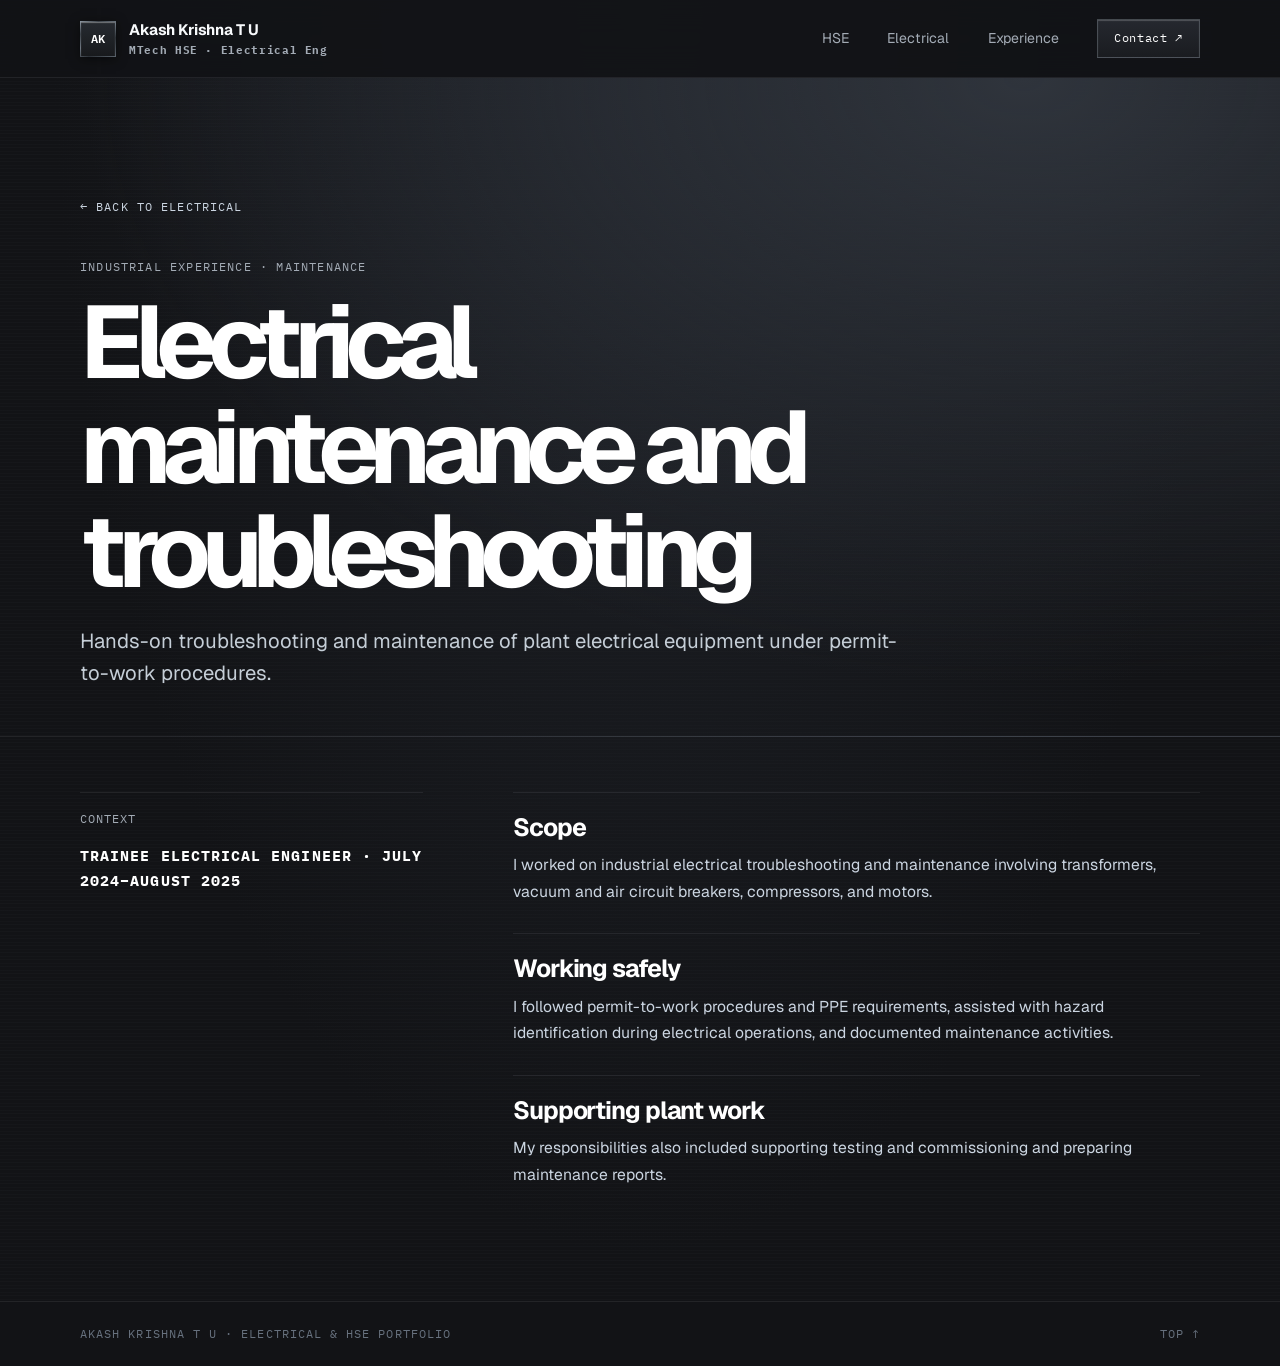
<file: projects/industrial-maintenance.html>
<!doctype html>
<html lang="en">
<head>
<meta charset="utf-8">
<meta name="viewport" content="width=device-width, initial-scale=1">
<title>Electrical maintenance and troubleshooting — Akash Krishna T U</title>
<meta name="description" content="Hands-on troubleshooting and maintenance of plant electrical equipment under permit-to-work procedures.">
<meta name="theme-color" content="#121316">
<link rel="stylesheet" href="../style.css">
<script src="../motion.js" defer></script>
</head>
<body id="top">
<a class="skip" href="#main">Skip to content</a>
<header class="site-head">
  <div class="wrap bar">
    <a class="brand" href="../index.html" aria-label="Akash Krishna home">
      <span class="brand-mark" aria-hidden="true">AK</span>
      <div class="brand-text">
        <span>Akash Krishna T U</span>
        <span class="brand-sub">MTech HSE · Electrical Eng</span>
      </div>
    </a>
    <nav class="nav" aria-label="Main navigation">
      <a href="../index.html#hse">HSE</a>
      <a href="../index.html#electrical">Electrical</a>
      <a href="../index.html#experience">Experience</a>
      <a class="contact-link" href="../index.html#contact">Contact <span aria-hidden="true">↗</span></a>
    </nav>
  </div>
</header>
<main class="case-page" id="main">
  <section class="case-hero">
    <div class="wrap">
      <a class="back-link mono text-link" href="../index.html#electrical">← Back to Electrical</a>
      <p class="mono section-tag">Industrial experience · Maintenance</p>
      <h1>Electrical maintenance and troubleshooting</h1>
      <p class="case-summary">Hands-on troubleshooting and maintenance of plant electrical equipment under permit-to-work procedures.</p>
    </div>
  </section>
  <div class="case-body wrap">
    <aside class="case-facts mono">
      <p>Context</p>
      <p><strong>Trainee Electrical Engineer · July 2024–August 2025</strong></p>
    </aside>
    <div>
      <article>
        <h2>Scope</h2>
        <p>I worked on industrial electrical troubleshooting and maintenance involving transformers, vacuum and air circuit breakers, compressors, and motors.</p>
      </article>
      <article>
        <h2>Working safely</h2>
        <p>I followed permit-to-work procedures and PPE requirements, assisted with hazard identification during electrical operations, and documented maintenance activities.</p>
      </article>
      <article>
        <h2>Supporting plant work</h2>
        <p>My responsibilities also included supporting testing and commissioning and preparing maintenance reports.</p>
      </article>
    </div>
  </div>
</main>
<footer class="footer">
  <div class="wrap mono">
    <span>Akash Krishna T U · Electrical &amp; HSE Portfolio</span>
    <a href="#top">Top ↑</a>
  </div>
</footer>
</body>
</html>
</file>
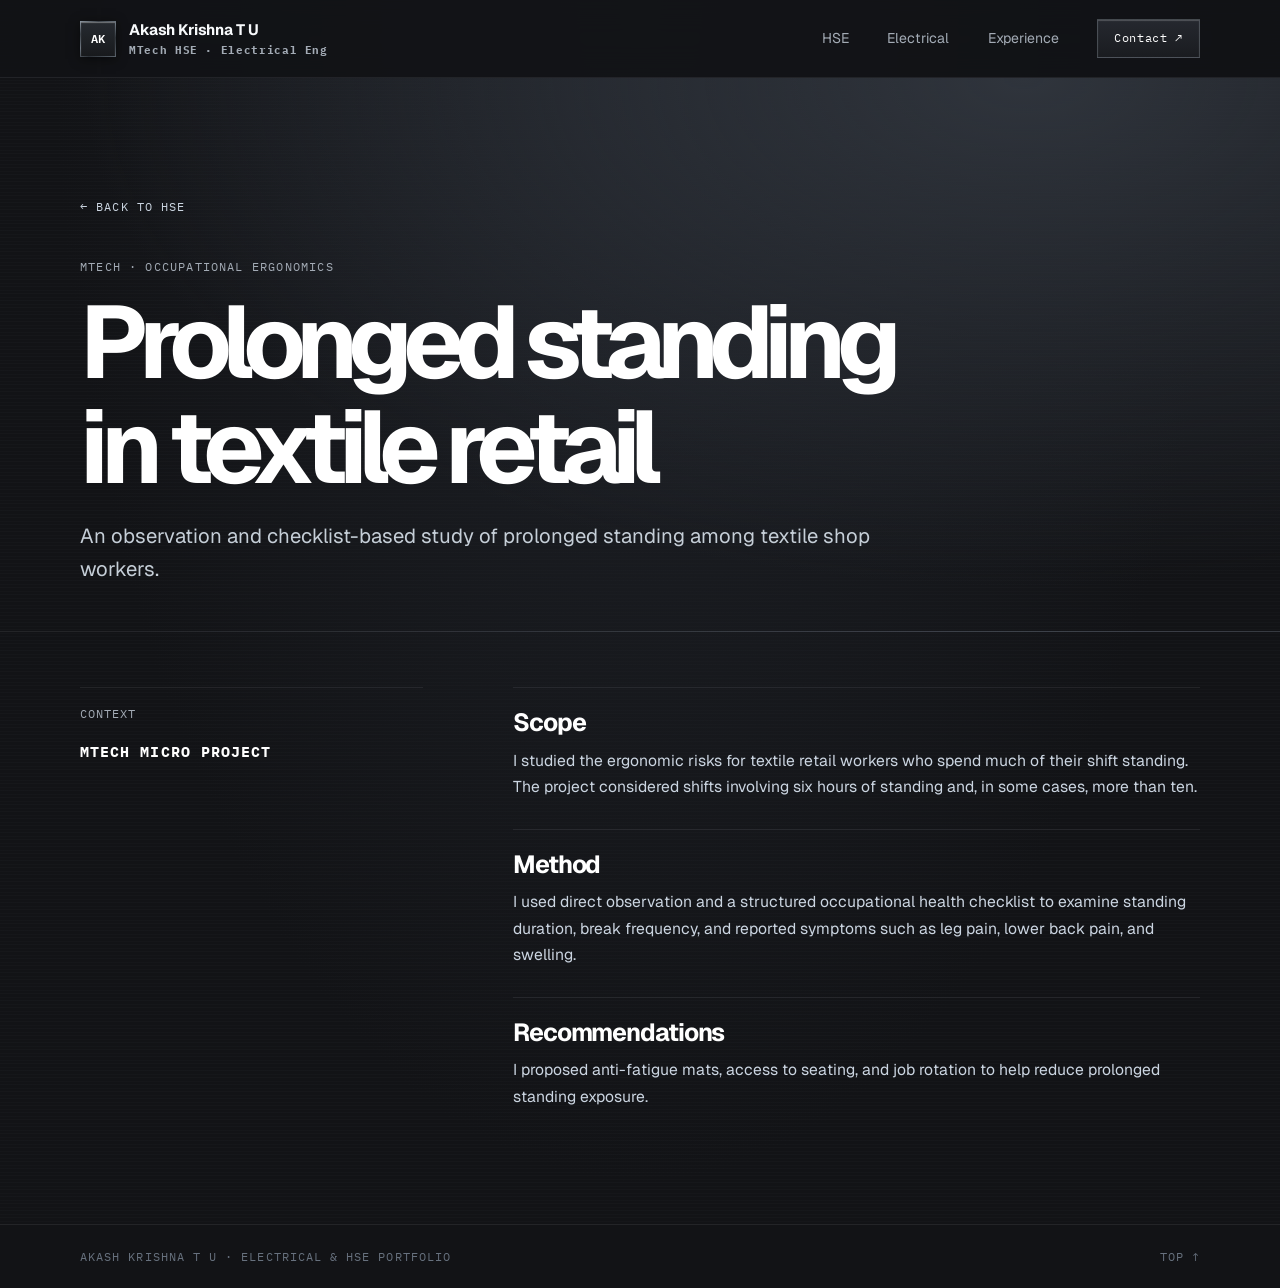
<file: projects/occupational-ergonomics.html>
<!doctype html>
<html lang="en">
<head>
<meta charset="utf-8">
<meta name="viewport" content="width=device-width, initial-scale=1">
<title>Prolonged standing in textile retail — Akash Krishna T U</title>
<meta name="description" content="An observation and checklist-based study of prolonged standing among textile shop workers.">
<meta name="theme-color" content="#121316">
<link rel="stylesheet" href="../style.css">
<script src="../motion.js" defer></script>
</head>
<body id="top">
<a class="skip" href="#main">Skip to content</a>
<header class="site-head">
  <div class="wrap bar">
    <a class="brand" href="../index.html" aria-label="Akash Krishna home">
      <span class="brand-mark" aria-hidden="true">AK</span>
      <div class="brand-text">
        <span>Akash Krishna T U</span>
        <span class="brand-sub">MTech HSE · Electrical Eng</span>
      </div>
    </a>
    <nav class="nav" aria-label="Main navigation">
      <a href="../index.html#hse">HSE</a>
      <a href="../index.html#electrical">Electrical</a>
      <a href="../index.html#experience">Experience</a>
      <a class="contact-link" href="../index.html#contact">Contact <span aria-hidden="true">↗</span></a>
    </nav>
  </div>
</header>
<main class="case-page" id="main">
  <section class="case-hero">
    <div class="wrap">
      <a class="back-link mono text-link" href="../index.html#hse">← Back to HSE</a>
      <p class="mono section-tag">MTech · Occupational ergonomics</p>
      <h1>Prolonged standing in textile retail</h1>
      <p class="case-summary">An observation and checklist-based study of prolonged standing among textile shop workers.</p>
    </div>
  </section>
  <div class="case-body wrap">
    <aside class="case-facts mono">
      <p>Context</p>
      <p><strong>MTech micro project</strong></p>
    </aside>
    <div>
      <article>
        <h2>Scope</h2>
        <p>I studied the ergonomic risks for textile retail workers who spend much of their shift standing. The project considered shifts involving six hours of standing and, in some cases, more than ten.</p>
      </article>
      <article>
        <h2>Method</h2>
        <p>I used direct observation and a structured occupational health checklist to examine standing duration, break frequency, and reported symptoms such as leg pain, lower back pain, and swelling.</p>
      </article>
      <article>
        <h2>Recommendations</h2>
        <p>I proposed anti-fatigue mats, access to seating, and job rotation to help reduce prolonged standing exposure.</p>
      </article>
    </div>
  </div>
</main>
<footer class="footer">
  <div class="wrap mono">
    <span>Akash Krishna T U · Electrical &amp; HSE Portfolio</span>
    <a href="#top">Top ↑</a>
  </div>
</footer>
</body>
</html>
</file>
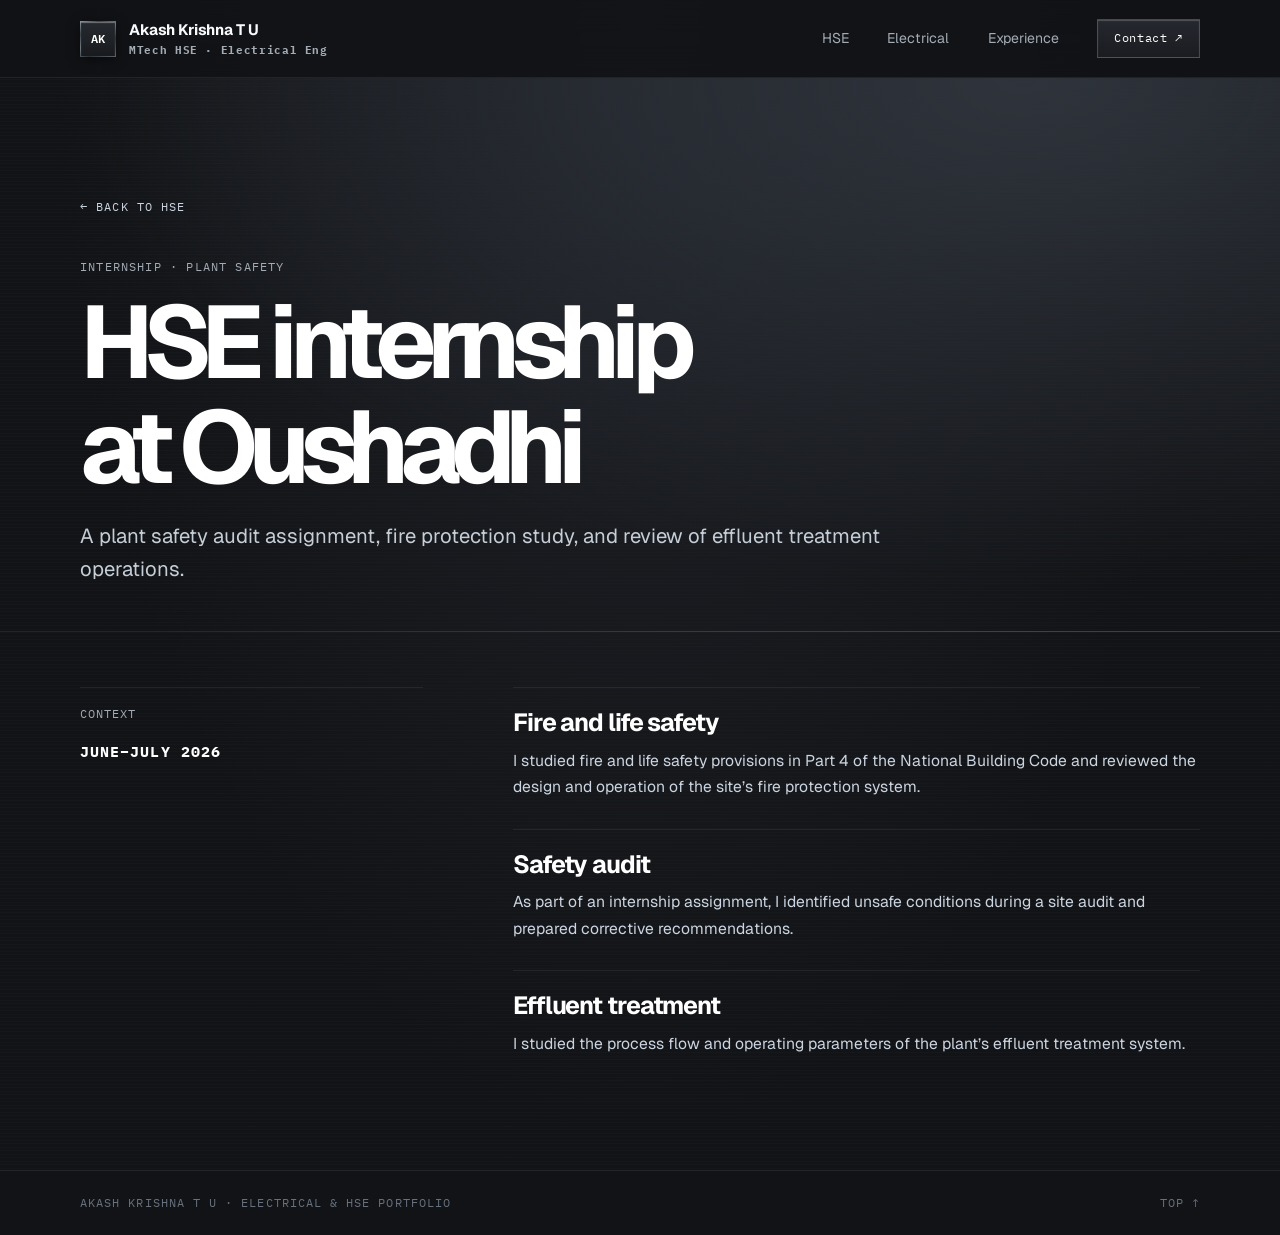
<file: projects/oushadhi-ehs.html>
<!doctype html>
<html lang="en">
<head>
<meta charset="utf-8">
<meta name="viewport" content="width=device-width, initial-scale=1">
<title>EHS internship at Oushadhi — Akash Krishna T U</title>
<meta name="description" content="A plant safety audit assignment, fire protection study, and review of effluent treatment operations.">
<meta name="theme-color" content="#121316">
<link rel="stylesheet" href="../style.css">
<script src="../motion.js" defer></script>
</head>
<body id="top">
<a class="skip" href="#main">Skip to content</a>
<header class="site-head">
  <div class="wrap bar">
    <a class="brand" href="../index.html" aria-label="Akash Krishna home">
      <span class="brand-mark" aria-hidden="true">AK</span>
      <div class="brand-text">
        <span>Akash Krishna T U</span>
        <span class="brand-sub">MTech HSE · Electrical Eng</span>
      </div>
    </a>
    <nav class="nav" aria-label="Main navigation">
      <a href="../index.html#hse">HSE</a>
      <a href="../index.html#electrical">Electrical</a>
      <a href="../index.html#experience">Experience</a>
      <a class="contact-link" href="../index.html#contact">Contact <span aria-hidden="true">↗</span></a>
    </nav>
  </div>
</header>
<main class="case-page" id="main">
  <section class="case-hero">
    <div class="wrap">
      <a class="back-link mono text-link" href="../index.html#hse">← Back to HSE</a>
      <p class="mono section-tag">Internship · Plant safety</p>
      <h1>HSE internship at Oushadhi</h1>
      <p class="case-summary">A plant safety audit assignment, fire protection study, and review of effluent treatment operations.</p>
    </div>
  </section>
  <div class="case-body wrap">
    <aside class="case-facts mono">
      <p>Context</p>
      <p><strong>June–July 2026</strong></p>
    </aside>
    <div>
      <article>
        <h2>Fire and life safety</h2>
        <p>I studied fire and life safety provisions in Part 4 of the National Building Code and reviewed the design and operation of the site’s fire protection system.</p>
      </article>
      <article>
        <h2>Safety audit</h2>
        <p>As part of an internship assignment, I identified unsafe conditions during a site audit and prepared corrective recommendations.</p>
      </article>
      <article>
        <h2>Effluent treatment</h2>
        <p>I studied the process flow and operating parameters of the plant’s effluent treatment system.</p>
      </article>
    </div>
  </div>
</main>
<footer class="footer">
  <div class="wrap mono">
    <span>Akash Krishna T U · Electrical &amp; HSE Portfolio</span>
    <a href="#top">Top ↑</a>
  </div>
</footer>
</body>
</html>
</file>
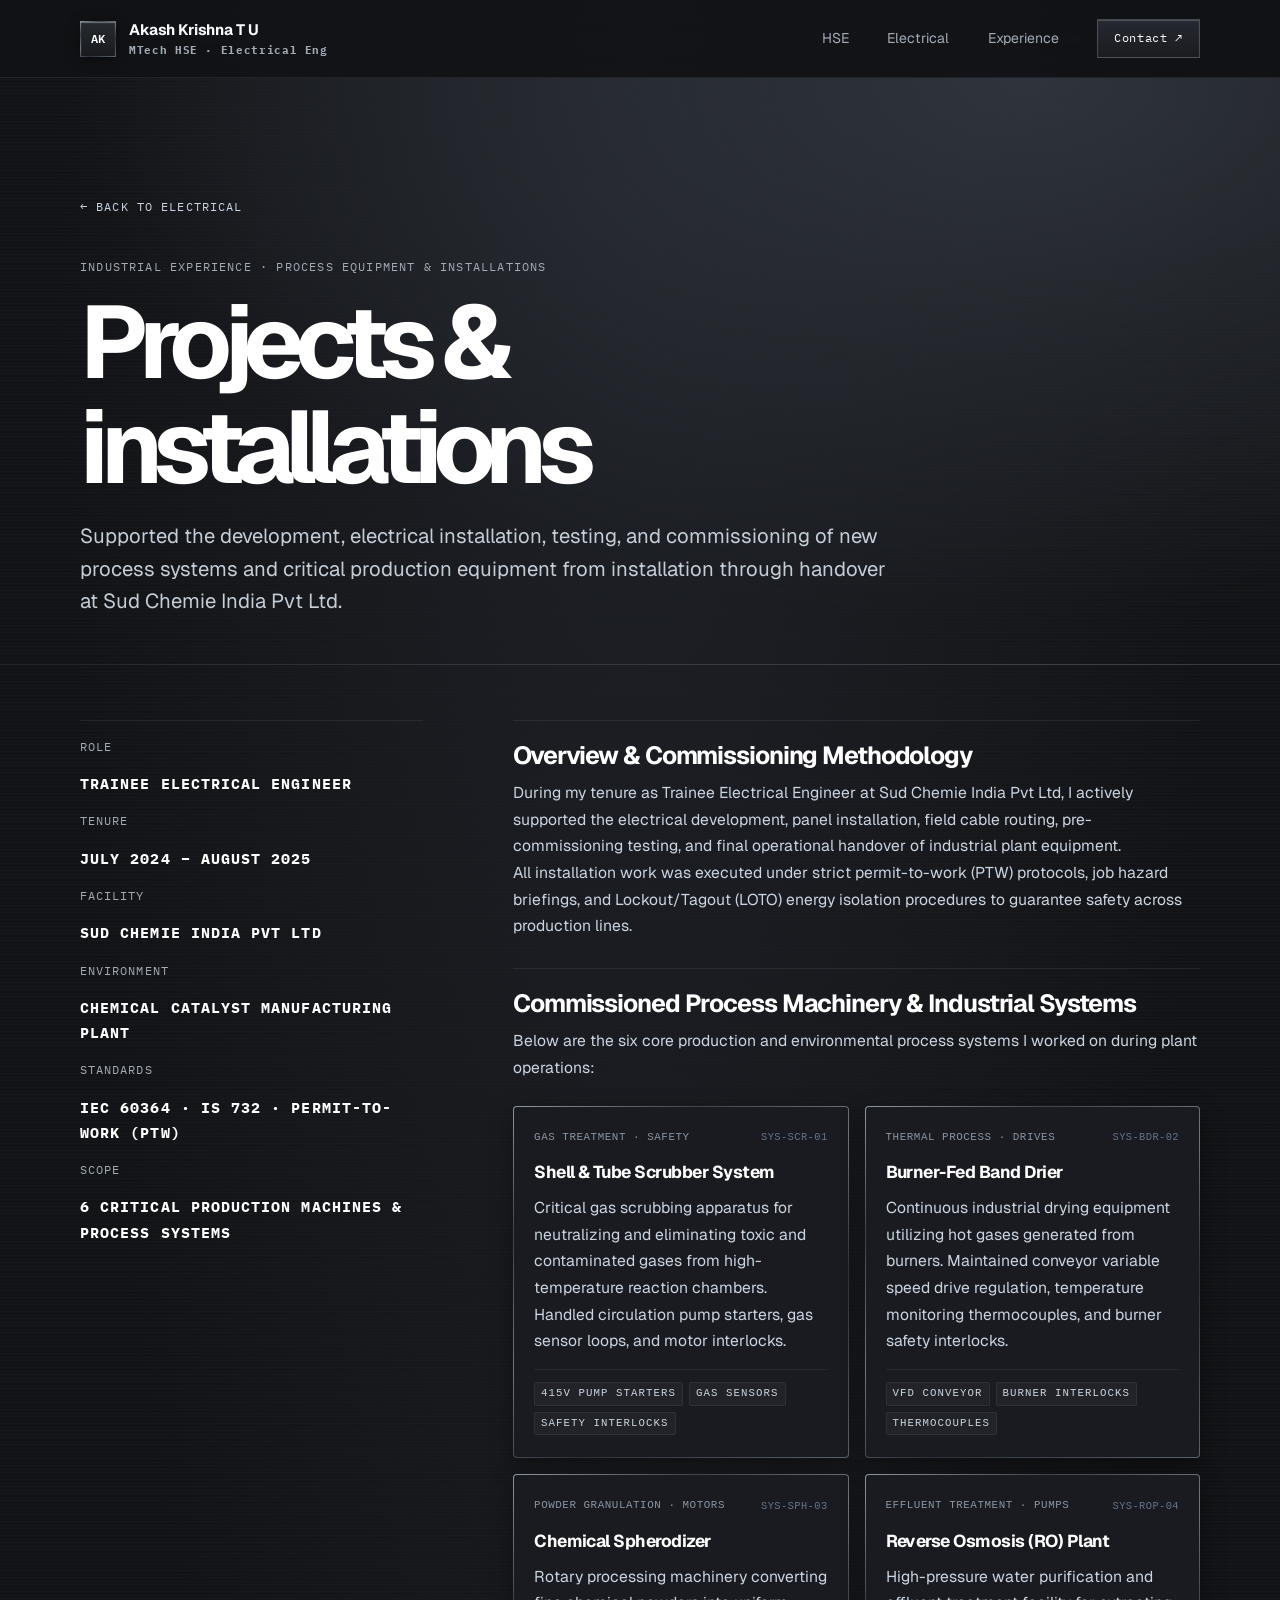
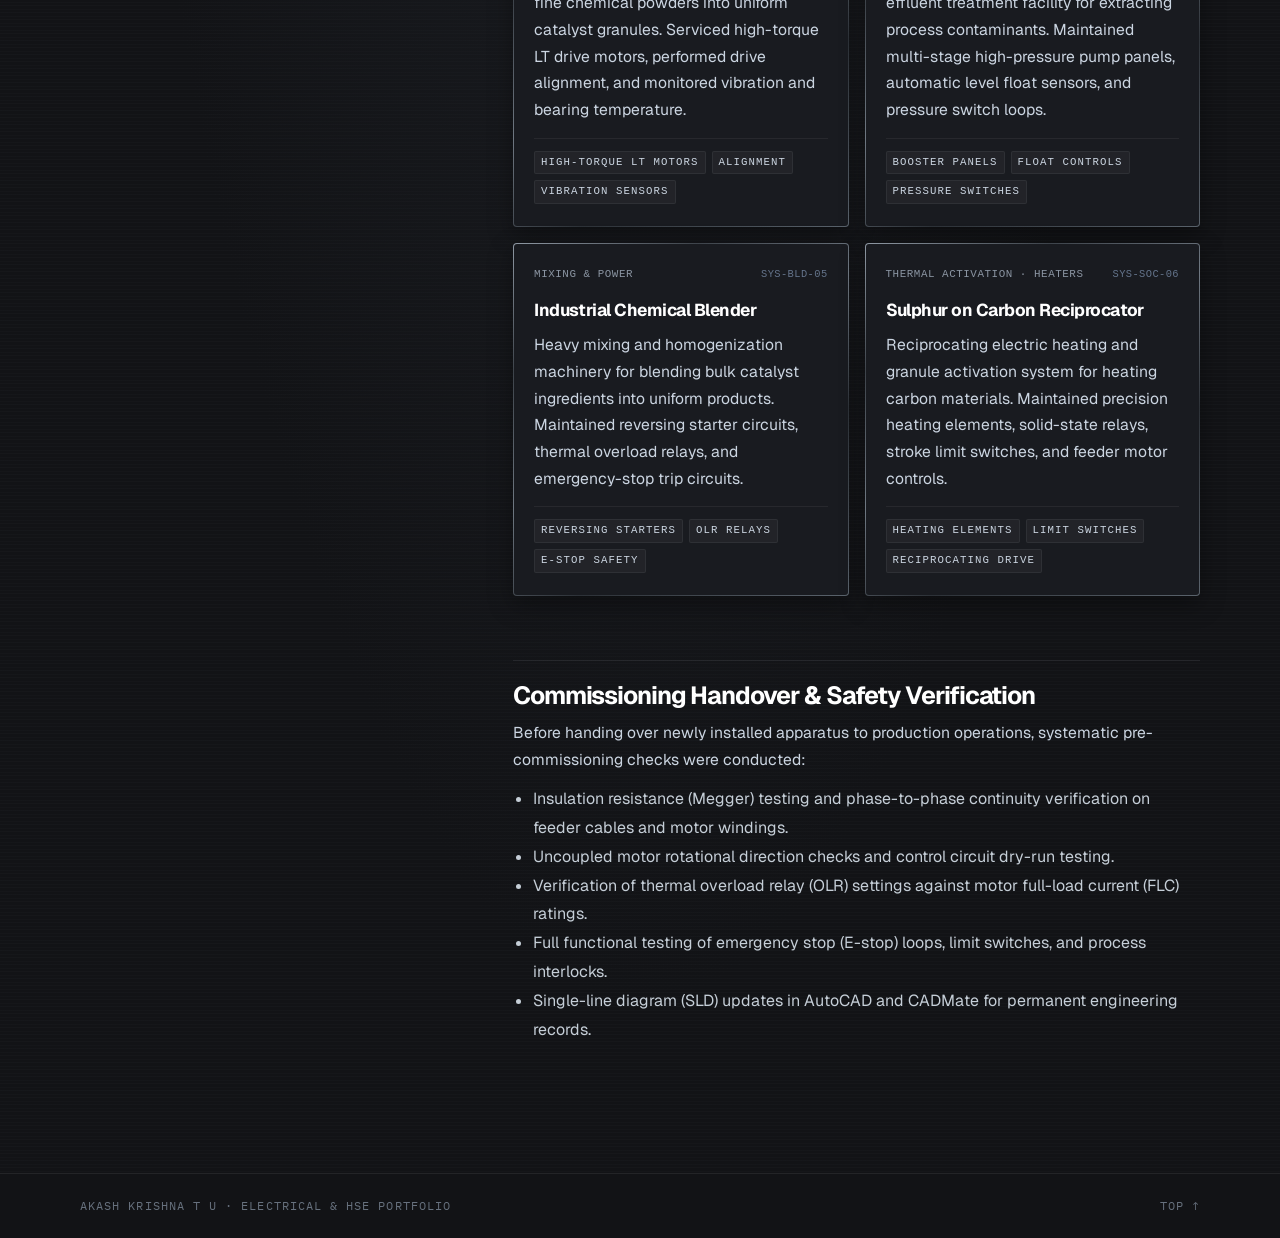
<file: projects/projects-and-installations.html>
<!doctype html>
<html lang="en">
<head>
<meta charset="utf-8">
<meta name="viewport" content="width=device-width, initial-scale=1">
<title>Projects &amp; Installations — Akash Krishna T U</title>
<meta name="description" content="Electrical installations, development, testing, and commissioning of critical industrial machinery and process systems.">
<meta name="theme-color" content="#121316">
<link rel="stylesheet" href="../style.css">
<script src="../motion.js" defer></script>
</head>
<body id="top">
<a class="skip" href="#main">Skip to content</a>
<header class="site-head">
  <div class="wrap bar">
    <a class="brand" href="../index.html" aria-label="Akash Krishna home">
      <span class="brand-mark" aria-hidden="true">AK</span>
      <div class="brand-text">
        <span>Akash Krishna T U</span>
        <span class="brand-sub">MTech HSE · Electrical Eng</span>
      </div>
    </a>
    <nav class="nav" aria-label="Main navigation">
      <a href="../index.html#hse">HSE</a>
      <a href="../index.html#electrical">Electrical</a>
      <a href="../index.html#experience">Experience</a>
      <a class="contact-link" href="../index.html#contact">Contact <span aria-hidden="true">↗</span></a>
    </nav>
  </div>
</header>
<main class="case-page" id="main">
  <section class="case-hero">
    <div class="wrap">
      <a class="back-link mono text-link" href="../index.html#electrical">← Back to Electrical</a>
      <p class="mono section-tag">Industrial Experience · Process Equipment &amp; Installations</p>
      <h1>Projects &amp; installations</h1>
      <p class="case-summary">Supported the development, electrical installation, testing, and commissioning of new process systems and critical production equipment from installation through handover at Sud Chemie India Pvt Ltd.</p>
    </div>
  </section>

  <div class="case-body wrap">
    <aside class="case-facts mono">
      <p>Role</p>
      <p><strong>Trainee Electrical Engineer</strong></p>
      <p>Tenure</p>
      <p><strong>July 2024 – August 2025</strong></p>
      <p>Facility</p>
      <p><strong>Sud Chemie India Pvt Ltd</strong></p>
      <p>Environment</p>
      <p><strong>Chemical Catalyst Manufacturing Plant</strong></p>
      <p>Standards</p>
      <p><strong>IEC 60364 · IS 732 · Permit-to-Work (PTW)</strong></p>
      <p>Scope</p>
      <p><strong>6 Critical Production Machines &amp; Process Systems</strong></p>
    </aside>

    <div>
      <article>
        <h2>Overview &amp; Commissioning Methodology</h2>
        <p>
          During my tenure as Trainee Electrical Engineer at Sud Chemie India Pvt Ltd, I actively supported the electrical development, panel installation, field cable routing, pre-commissioning testing, and final operational handover of industrial plant equipment.
        </p>
        <p>
          All installation work was executed under strict permit-to-work (PTW) protocols, job hazard briefings, and Lockout/Tagout (LOTO) energy isolation procedures to guarantee safety across production lines.
        </p>
      </article>

      <article>
        <h2>Commissioned Process Machinery &amp; Industrial Systems</h2>
        <p>
          Below are the six core production and environmental process systems I worked on during plant operations:
        </p>

        <div class="plant-systems-grid" style="margin-top: 24px;">
          <div class="plant-card">
            <div>
              <div class="plant-card-top">
                <span class="plant-card-tag">Gas Treatment · Safety</span>
                <span class="plant-card-id">SYS-SCR-01</span>
              </div>
              <h4>Shell &amp; Tube Scrubber System</h4>
              <p>Critical gas scrubbing apparatus for neutralizing and eliminating toxic and contaminated gases from high-temperature reaction chambers. Handled circulation pump starters, gas sensor loops, and motor interlocks.</p>
            </div>
            <div class="plant-card-specs mono">
              <span>415V PUMP STARTERS</span>
              <span>GAS SENSORS</span>
              <span>SAFETY INTERLOCKS</span>
            </div>
          </div>

          <div class="plant-card">
            <div>
              <div class="plant-card-top">
                <span class="plant-card-tag">Thermal Process · Drives</span>
                <span class="plant-card-id">SYS-BDR-02</span>
              </div>
              <h4>Burner-Fed Band Drier</h4>
              <p>Continuous industrial drying equipment utilizing hot gases generated from burners. Maintained conveyor variable speed drive regulation, temperature monitoring thermocouples, and burner safety interlocks.</p>
            </div>
            <div class="plant-card-specs mono">
              <span>VFD CONVEYOR</span>
              <span>BURNER INTERLOCKS</span>
              <span>THERMOCOUPLES</span>
            </div>
          </div>

          <div class="plant-card">
            <div>
              <div class="plant-card-top">
                <span class="plant-card-tag">Powder Granulation · Motors</span>
                <span class="plant-card-id">SYS-SPH-03</span>
              </div>
              <h4>Chemical Spherodizer</h4>
              <p>Rotary processing machinery converting fine chemical powders into uniform catalyst granules. Serviced high-torque LT drive motors, performed drive alignment, and monitored vibration and bearing temperature.</p>
            </div>
            <div class="plant-card-specs mono">
              <span>HIGH-TORQUE LT MOTORS</span>
              <span>ALIGNMENT</span>
              <span>VIBRATION SENSORS</span>
            </div>
          </div>

          <div class="plant-card">
            <div>
              <div class="plant-card-top">
                <span class="plant-card-tag">Effluent Treatment · Pumps</span>
                <span class="plant-card-id">SYS-ROP-04</span>
              </div>
              <h4>Reverse Osmosis (RO) Plant</h4>
              <p>High-pressure water purification and effluent treatment facility for extracting process contaminants. Maintained multi-stage high-pressure pump panels, automatic level float sensors, and pressure switch loops.</p>
            </div>
            <div class="plant-card-specs mono">
              <span>BOOSTER PANELS</span>
              <span>FLOAT CONTROLS</span>
              <span>PRESSURE SWITCHES</span>
            </div>
          </div>

          <div class="plant-card">
            <div>
              <div class="plant-card-top">
                <span class="plant-card-tag">Mixing &amp; Power</span>
                <span class="plant-card-id">SYS-BLD-05</span>
              </div>
              <h4>Industrial Chemical Blender</h4>
              <p>Heavy mixing and homogenization machinery for blending bulk catalyst ingredients into uniform products. Maintained reversing starter circuits, thermal overload relays, and emergency-stop trip circuits.</p>
            </div>
            <div class="plant-card-specs mono">
              <span>REVERSING STARTERS</span>
              <span>OLR RELAYS</span>
              <span>E-STOP SAFETY</span>
            </div>
          </div>

          <div class="plant-card">
            <div>
              <div class="plant-card-top">
                <span class="plant-card-tag">Thermal Activation · Heaters</span>
                <span class="plant-card-id">SYS-SOC-06</span>
              </div>
              <h4>Sulphur on Carbon Reciprocator</h4>
              <p>Reciprocating electric heating and granule activation system for heating carbon materials. Maintained precision heating elements, solid-state relays, stroke limit switches, and feeder motor controls.</p>
            </div>
            <div class="plant-card-specs mono">
              <span>HEATING ELEMENTS</span>
              <span>LIMIT SWITCHES</span>
              <span>RECIPROCATING DRIVE</span>
            </div>
          </div>
        </div>
      </article>

      <article style="margin-top: 36px;">
        <h2>Commissioning Handover &amp; Safety Verification</h2>
        <p>
          Before handing over newly installed apparatus to production operations, systematic pre-commissioning checks were conducted:
        </p>
        <ul style="padding-left: 20px; line-height: 1.8; color: #c5ced7; margin-top: 12px;">
          <li>Insulation resistance (Megger) testing and phase-to-phase continuity verification on feeder cables and motor windings.</li>
          <li>Uncoupled motor rotational direction checks and control circuit dry-run testing.</li>
          <li>Verification of thermal overload relay (OLR) settings against motor full-load current (FLC) ratings.</li>
          <li>Full functional testing of emergency stop (E-stop) loops, limit switches, and process interlocks.</li>
          <li>Single-line diagram (SLD) updates in AutoCAD and CADMate for permanent engineering records.</li>
        </ul>
      </article>
    </div>
  </div>
</main>
<footer class="footer">
  <div class="wrap mono">
    <span>Akash Krishna T U · Electrical &amp; HSE Portfolio</span>
    <a href="#top">Top ↑</a>
  </div>
</footer>
</body>
</html>
</file>
<file: style.css>
@import url('https://fonts.googleapis.com/css2?family=Geist:wght@400;500;600;700;800&family=IBM+Plex+Mono:ital,wght@0,400;0,500;0,600;1,400&display=swap');

:root {
  color-scheme: dark;
  --bg: #121316;
  --bg-surface: #17181c;
  --bg-card: #1c1e23;
  --bg-card-hover: #23262d;
  --ink: #f8fafc;
  --muted: #a3abb5;
  --dim: #67717e;
  --line: rgba(220, 230, 242, 0.08);
  --line-strong: rgba(220, 230, 242, 0.22);
  --chrome-highlight: #ffffff;
  --chrome-mid: #cbd5e1;
  --chrome-dark: #64748b;
  --steel-rim: linear-gradient(145deg, #8e98a3 0%, #3e444b 22%, #6f7882 45%, #2d3238 68%, #5a636c 100%);
  --chrome-bezel: linear-gradient(135deg, rgba(255,255,255,0.45) 0%, rgba(142,152,163,0.15) 30%, rgba(255,255,255,0.1) 50%, rgba(80,88,98,0.2) 70%, rgba(255,255,255,0.5) 100%);
  --brushed-grain: repeating-linear-gradient(0deg, rgba(208, 220, 235, 0.02) 0 1px, transparent 1px 3px, rgba(208, 220, 235, 0.015) 3px 4px, transparent 4px 7px);
  --mono: 'IBM Plex Mono', 'Courier New', monospace;
  --sans: 'Geist', -apple-system, BlinkMacSystemFont, 'Segoe UI', Roboto, sans-serif;
  --pad: clamp(24px, 6.25vw, 110px);
}

*, *::before, *::after {
  box-sizing: border-box;
}

html {
  scroll-behavior: smooth;
}

body {
  margin: 0;
  background-color: var(--bg);
  background-image: 
    radial-gradient(ellipse at 50% 0%, #1e2127 0%, transparent 65%),
    var(--brushed-grain);
  color: var(--ink);
  font: 400 16px/1.65 var(--sans);
  overflow-x: hidden;
  -webkit-font-smoothing: antialiased;
}

a {
  color: inherit;
  text-decoration: none;
}

:focus-visible {
  outline: 2px solid #ffffff;
  outline-offset: 5px;
}

img, canvas {
  display: block;
  max-width: 100%;
}

canvas {
  transform: translateZ(0);
  backface-visibility: hidden;
}

p, h1, h2, h3, h4 {
  margin: 0;
}

[id] {
  scroll-margin-top: 48px;
}

.skip {
  position: absolute;
  top: -100px;
  left: 12px;
  z-index: 100;
  padding: 8px 16px;
  background: #ffffff;
  color: #111;
  font-family: var(--mono);
  font-weight: 600;
  font-size: 0.82rem;
  transition: top 0.2s ease;
}
.skip:focus {
  top: 12px;
}

.wrap {
  max-width: 1600px;
  margin-inline: auto;
  padding-inline: var(--pad);
  position: relative;
  z-index: 1;
}

.mono {
  font-family: var(--mono);
  font-size: 0.74rem;
  letter-spacing: 0.09em;
  text-transform: uppercase;
}

/* ------------------------------------
   SITE HEADER & MILLED BRAND
   ------------------------------------ */
.site-head {
  position: sticky;
  top: 0;
  z-index: 50;
  background: rgba(18, 19, 22, 0.88);
  backdrop-filter: blur(16px);
  -webkit-backdrop-filter: blur(16px);
  border-bottom: 1px solid var(--line);
  transform: translateZ(0);
  will-change: transform;
}

.bar {
  min-height: 77px;
  display: flex;
  justify-content: space-between;
  align-items: center;
  gap: 24px;
}

.brand {
  display: inline-flex;
  align-items: center;
  gap: 13px;
  white-space: nowrap;
  font-weight: 700;
  font-size: 0.95rem;
  letter-spacing: -0.01em;
}

.brand-mark {
  display: grid;
  place-items: center;
  width: 36px;
  height: 36px;
  border: 1px solid transparent;
  background: 
    linear-gradient(#262a30, #181a1d) padding-box,
    var(--steel-rim) border-box;
  font-family: var(--mono);
  font-size: 0.73rem;
  font-weight: 600;
  color: #ffffff;
  box-shadow: 0 2px 10px rgba(0, 0, 0, 0.5), inset 0 1px 1px rgba(255, 255, 255, 0.35);
  transition: transform 0.2s ease;
}

.brand:hover .brand-mark {
  transform: scale(1.04);
}

.brand-text {
  display: flex;
  flex-direction: column;
}

.brand-sub {
  font-size: 0.67rem;
  color: var(--muted);
  font-family: var(--mono);
  letter-spacing: 0.06em;
}

.nav {
  display: flex;
  align-items: center;
  gap: clamp(14px, 3vw, 40px);
  font-size: 0.88rem;
  color: var(--muted);
}

.nav a {
  position: relative;
  transition: color 0.2s ease;
}

.nav a:hover, .text-link:hover {
  color: #ffffff;
}

.nav a::after {
  content: "";
  position: absolute;
  bottom: -4px;
  left: 0;
  width: 0%;
  height: 1px;
  background: #ffffff;
  transition: width 0.2s ease;
}

.nav a:hover::after {
  width: 100%;
}

.nav .contact-link {
  border: 1px solid var(--line-strong);
  padding: 8px 16px;
  color: #ffffff;
  background: linear-gradient(180deg, #25282f, #1a1c20);
  font-family: var(--mono);
  font-size: 0.76rem;
  letter-spacing: 0.05em;
  display: inline-flex;
  align-items: center;
  gap: 8px;
  box-shadow: inset 0 1px 1px rgba(255, 255, 255, 0.2);
  transition: all 0.2s ease;
}

.nav .contact-link:hover {
  background: linear-gradient(180deg, #ffffff, #cbd5e1);
  color: #111215;
  border-color: #ffffff;
  box-shadow: 0 0 16px rgba(255, 255, 255, 0.35);
}

.nav .contact-link::after {
  display: none;
}

/* ------------------------------------
   HERO SECTION & SEGMENTED MASK PORTRAIT
   ------------------------------------ */
.hero {
  position: relative;
  min-height: clamp(680px, calc(93svh - 77px), 920px);
  display: grid;
  align-items: center;
  overflow: visible;
  background: #151619;
  border-bottom: 1px solid var(--line);
  z-index: 20;
}

.hero::before {
  content: "";
  position: absolute;
  z-index: -2;
  inset: 0;
  background: radial-gradient(ellipse at 75% 42%, #383e46 0%, #22262b 34%, #151619 72%);
  pointer-events: none;
}

/* Authentic 3-Panel Segmented Mask with 3D Depth & Optical Parallax */
.hero-photo {
  position: absolute;
  z-index: -1;
  inset: 3% 3% 0 48%;
  margin: 0;
  opacity: var(--portrait-alpha, 1);
  transform: translateY(var(--portrait-shift, 0px));
  overflow: hidden;
  mask: linear-gradient(90deg, transparent, #000 21%, #000 83%, transparent);
  -webkit-mask: linear-gradient(90deg, transparent, #000 21%, #000 83%, transparent);
  perspective: 1000px;
}

.portrait-panel {
  position: absolute;
  inset: 0;
  pointer-events: none;
  transition: transform 0.18s cubic-bezier(0.2, 0, 0.2, 1);
  will-change: transform;
}

.portrait-panel.panel-1 {
  clip-path: polygon(0% 12%, 28% 12%, 28% 90%, 0% 90%);
  --depth: 0.65;
}

.portrait-panel.panel-2 {
  clip-path: polygon(31.1% 0%, 68.9% 0%, 68.9% 100%, 31.1% 100%);
  --depth: 1.0;
}

.portrait-panel.panel-3 {
  clip-path: polygon(72.1% 6%, 100% 6%, 100% 94%, 72.1% 94%);
  --depth: 1.45;
}

.portrait-panel img {
  width: 100%;
  height: 100%;
  object-fit: cover;
  object-position: 50% 24%;
  filter: brightness(0.85) contrast(1.05) grayscale(0.2);
  transition: filter 0.3s ease;
}

.hero:hover .portrait-panel img {
  filter: brightness(0.92) contrast(1.08) grayscale(0.12);
}

/* Polished chrome specular edge seam lines that MOVE IN LOCKSTEP with each panel */
.portrait-panel::after {
  content: "";
  position: absolute;
  inset: 0;
  pointer-events: none;
}

.portrait-panel.panel-1::after {
  --seam: linear-gradient(180deg, transparent 12%, rgba(255, 255, 255, 0.85) 28%, rgba(180, 195, 210, 0.5) 54%, transparent 76%);
  background: var(--seam) 27.9% 0 / 1px 100% no-repeat;
}

.portrait-panel.panel-2::after {
  --seam: linear-gradient(180deg, transparent 10%, rgba(255, 255, 255, 0.9) 25%, rgba(180, 195, 210, 0.5) 50%, transparent 75%);
  background: 
    var(--seam) 31.1% 0 / 1px 100% no-repeat,
    var(--seam) 68.9% 0 / 1px 100% no-repeat;
}

.portrait-panel.panel-3::after {
  --seam: linear-gradient(180deg, transparent 12%, rgba(255, 255, 255, 0.85) 28%, rgba(180, 195, 210, 0.5) 54%, transparent 76%);
  background: var(--seam) 72.1% 0 / 1px 100% no-repeat;
}

/* Only the dark bottom fade stays on the parent container */
.hero-photo::after {
  --portrait-shade: linear-gradient(0deg, #151619 3%, rgba(21, 22, 25, 0.75) 24%, transparent 52%);
  content: "";
  position: absolute;
  inset: 0;
  pointer-events: none;
  background: var(--portrait-shade);
}

.hero-content {
  position: relative;
  z-index: 25;
  width: 100%;
  padding-block: 80px 160px;
}

.hero .eyebrow {
  display: flex;
  align-items: center;
  gap: 13px;
  color: var(--muted);
  margin-bottom: 24px;
}

.hero .eyebrow::before {
  content: "";
  width: 24px;
  height: 1px;
  background: linear-gradient(90deg, #ffffff, transparent);
}

h1, h2, h3 {
  line-height: 1.02;
  text-wrap: balance;
}

.hero h1 {
  font-size: clamp(2.85rem, 5.8vw, 6.4rem);
  font-weight: 750;
  letter-spacing: -0.075em;
  margin-left: -0.05em;
  max-width: min(14ch, 58%);
  text-wrap: wrap;
  color: #ffffff;
}

.hero-role {
  margin-top: 24px;
  font-size: clamp(1.15rem, 2vw, 1.7rem);
  font-weight: 600;
  letter-spacing: -0.035em;
  color: #cbd5e1;
}

.hero-copy {
  color: #9ba4b0;
  max-width: min(44ch, 50%);
  margin-top: 14px;
  font-size: 1.02rem;
  line-height: 1.65;
}

.hero-actions {
  display: flex;
  flex-wrap: wrap;
  gap: 14px;
  margin-top: 34px;
}

/* Stamped Metal Billet Buttons */
.button {
  padding: 12px 22px;
  display: inline-flex;
  align-items: center;
  justify-content: center;
  gap: 12px;
  font-family: var(--mono);
  font-size: 0.82rem;
  font-weight: 600;
  line-height: 1.35;
  min-height: 45px;
  border: 1px solid var(--line-strong);
  background: linear-gradient(180deg, #262930, #181a1d);
  color: #f8fafc;
  box-shadow: inset 0 1px 1px rgba(255, 255, 255, 0.25), 0 4px 12px rgba(0, 0, 0, 0.4);
  position: relative;
  overflow: hidden;
  transition: all 0.25s ease;
}

/* Chrome Light-Sweep effect on buttons */
.button::after {
  content: "";
  position: absolute;
  top: -50%;
  left: -60%;
  width: 40%;
  height: 200%;
  background: linear-gradient(90deg, transparent, rgba(255, 255, 255, 0.25), transparent);
  transform: rotate(35deg);
  pointer-events: none;
  transition: transform 0.6s ease;
}

.button:hover::after {
  transform: rotate(35deg) translate(300%, 0);
}

.button.primary {
  background: linear-gradient(180deg, #ffffff 0%, #cbd5e1 100%);
  color: #111316;
  border-color: #ffffff;
  box-shadow: inset 0 1px 2px rgba(255, 255, 255, 0.8), 0 4px 16px rgba(255, 255, 255, 0.25);
}

.button.primary:hover {
  background: #ffffff;
  box-shadow: 0 0 24px rgba(255, 255, 255, 0.45);
  transform: translateY(-1px);
}

.button:hover:not(.primary) {
  background: linear-gradient(180deg, #313640, #202328);
  border-color: #ffffff77;
  color: #ffffff;
  box-shadow: inset 0 1px 2px rgba(255, 255, 255, 0.35), 0 6px 18px rgba(0, 0, 0, 0.5);
  transform: translateY(-1px);
}

.button.ghost {
  background: transparent;
  border-color: var(--line);
  color: var(--muted);
  box-shadow: none;
}

.button.ghost:hover {
  background: rgba(255, 255, 255, 0.05);
  border-color: var(--line-strong);
  color: #ffffff;
  box-shadow: none;
  transform: translateY(-1px);
}

.button.small-button {
  min-height: 36px;
  padding: 8px 16px;
  font-size: 0.74rem;
  gap: 8px;
}

/* Resume Dropdown Menu in Hero */
.resume-dropdown-wrap {
  position: relative;
  display: inline-flex;
}

.resume-dropdown-wrap .dropdown-chevron {
  display: inline-block;
  font-size: 0.65rem;
  transition: transform 0.25s ease;
  margin-left: 2px;
}

.resume-dropdown-wrap.is-open .dropdown-chevron {
  transform: rotate(180deg);
}

.resume-dropdown-menu {
  position: absolute;
  top: calc(100% + 8px);
  left: 0;
  min-width: 310px;
  background: #181a1f;
  border: 1px solid rgba(255, 255, 255, 0.14);
  box-shadow: 0 16px 36px rgba(0, 0, 0, 0.65), 0 0 0 1px rgba(255, 255, 255, 0.04);
  padding: 8px;
  z-index: 60;
  display: flex;
  flex-direction: column;
  gap: 6px;
  opacity: 0;
  visibility: hidden;
  transform: translateY(-6px);
  transition: opacity 0.2s cubic-bezier(0.16, 1, 0.3, 1), transform 0.2s cubic-bezier(0.16, 1, 0.3, 1), visibility 0.2s;
  pointer-events: none;
}

/* Explicit click trigger only - no hover popup */
.resume-dropdown-wrap.is-open .resume-dropdown-menu {
  opacity: 1;
  visibility: visible;
  transform: translateY(0);
  pointer-events: auto;
}

.resume-menu-item {
  display: flex;
  align-items: center;
  gap: 12px;
  padding: 10px 12px;
  text-decoration: none;
  background: rgba(255, 255, 255, 0.02);
  border: 1px solid rgba(255, 255, 255, 0.06);
  transition: all 0.18s ease;
}

.resume-menu-item:hover,
.resume-menu-item:focus {
  background: rgba(255, 255, 255, 0.06);
  border-color: rgba(255, 255, 255, 0.2);
  transform: translateX(2px);
}

.resume-item-badge {
  display: inline-flex;
  align-items: center;
  justify-content: center;
  min-width: 38px;
  padding: 4px 6px;
  background: rgba(255, 255, 255, 0.08);
  border: 1px solid rgba(255, 255, 255, 0.12);
  color: #ffffff;
  font-size: 0.7rem;
  font-weight: 700;
  letter-spacing: 0.05em;
}

.resume-item-text {
  display: flex;
  flex-direction: column;
  gap: 2px;
  flex: 1;
}

.resume-item-title {
  display: flex;
  align-items: center;
  justify-content: space-between;
  font-size: 0.84rem;
  font-weight: 600;
  color: #ffffff;
}

.resume-item-sub {
  font-size: 0.68rem;
  color: var(--muted);
  letter-spacing: 0.02em;
}

@media (max-width: 500px) {
  .resume-dropdown-menu {
    min-width: calc(100vw - 48px);
    left: 0;
  }
}

.hero-bottom {
  position: absolute;
  inset: auto 0 0;
  border-top: 1px solid var(--line);
  background: rgba(18, 19, 22, 0.65);
  backdrop-filter: blur(8px);
  z-index: 5;
}

.hero-bottom .wrap {
  display: flex;
  justify-content: space-between;
  align-items: center;
  min-height: 54px;
  color: var(--muted);
  font-size: 0.72rem;
}

.hero-bottom a:hover {
  color: #ffffff;
}

/* ------------------------------------
   WORK SECTION & LIQUID CHROME CONDUITS
   ------------------------------------ */
.work {
  position: relative;
  isolation: isolate;
  overflow: hidden;
}

.work-background {
  position: absolute;
  inset: 0;
  z-index: -2;
  pointer-events: none;
  overflow: hidden;
  background: linear-gradient(180deg, #16171a, #131417 48%, #17181c);
}

.work-finish {
  position: absolute;
  inset: 0 0 auto;
  height: 75%;
  opacity: var(--finish-opacity, 1);
  background: 
    radial-gradient(ellipse at 82% 4%, rgba(180, 200, 220, 0.12), transparent 56%),
    linear-gradient(146deg, transparent 18%, rgba(130, 145, 165, 0.08) 33%, rgba(220, 235, 250, 0.12) 42%, transparent 66%);
  mask-image: linear-gradient(180deg, transparent, #000 13%, #000 51%, transparent);
  -webkit-mask-image: linear-gradient(180deg, transparent, #000 13%, #000 51%, transparent);
}

.work-finish::after {
  content: "";
  position: absolute;
  inset: 0;
  background: var(--brushed-grain);
  mask-image: radial-gradient(ellipse at 70% 28%, #000, transparent 63%);
  -webkit-mask-image: radial-gradient(ellipse at 70% 28%, #000, transparent 63%);
}

.work-haze {
  position: absolute;
  inset: auto 0 0;
  height: min(58rem, 55%);
  opacity: var(--electrical-progress, 1);
  background: 
    radial-gradient(ellipse at 88% 72%, rgba(160, 180, 200, 0.14), transparent 67%),
    linear-gradient(155deg, transparent 21%, rgba(200, 215, 235, 0.09) 57%, transparent 75%);
  mask-image: linear-gradient(180deg, transparent, #000 26%, #000 72%, transparent);
  -webkit-mask-image: linear-gradient(180deg, transparent, #000 26%, #000 72%, transparent);
}

#circuit {
  width: 100%;
  height: 480px;
  position: absolute;
  top: 0;
  left: 0;
}

.section {
  padding-block: clamp(70px, 9vw, 145px);
  position: relative;
}

.section + .section {
  border-top: 1px solid var(--line);
}

.scroll-stage {
  position: relative;
}

.scroll-stage::before {
  content: "";
  position: absolute;
  top: -1px;
  left: 0;
  width: 100%;
  height: 2px;
  background: linear-gradient(90deg, #ffffff, #8897a6, transparent);
  transform: scaleX(var(--stage-progress, 1));
  transform-origin: left;
  pointer-events: none;
  box-shadow: 0 0 10px rgba(255, 255, 255, 0.45);
}

.section-top {
  display: flex;
  justify-content: space-between;
  align-items: flex-end;
  gap: 24px;
  margin-bottom: 36px;
}

.section-tag {
  display: block;
  color: var(--muted);
  margin-bottom: 12px;
  letter-spacing: 0.1em;
}

.section h2, .about h2, .contact h2 {
  font-size: clamp(2.8rem, 6.2vw, 6.2rem);
  letter-spacing: -0.085em;
  font-weight: 700;
  color: #ffffff;
}

.section-top > p,
.section-desc-group > p {
  color: var(--muted);
  max-width: 44ch;
  font-size: 0.98rem;
  line-height: 1.6;
}

.section-desc-group {
  display: flex;
  flex-direction: column;
  align-items: flex-end;
  gap: 14px;
}

.resume-field-btn {
  white-space: nowrap;
}

#electrical-circuit {
  position: absolute;
  top: 0;
  right: var(--pad);
  width: min(46%, 36rem);
  height: auto;
  pointer-events: none;
}

/* ------------------------------------
   MILLED STEEL CARDS WITH DYNAMIC CHROME BEVEL
   ------------------------------------ */
.feature, .project {
  --card-fill: #1d2025;
  --light-angle: 145deg;
  position: relative;
  border: 1px solid transparent;
  background: 
    linear-gradient(var(--card-fill), var(--card-fill)) padding-box,
    var(--steel-rim) border-box;
  box-shadow: 0 10px 30px rgba(0, 0, 0, 0.4);
  transition: transform 0.25s ease, box-shadow 0.25s ease;
}

.feature:hover, .project:hover {
  --card-fill: #242830;
  transform: translateY(-2px);
  box-shadow: 0 16px 40px rgba(0, 0, 0, 0.6), 0 0 20px rgba(255, 255, 255, 0.1);
}

/* Mouse-angle reactive chrome specular bevel edge */
@media (hover: hover) and (pointer: fine) and (prefers-reduced-motion: no-preference) {
  :is(.feature, .project, .plant-card):hover::after, .project-icon:hover::after {
    content: "";
    position: absolute;
    inset: -1px;
    z-index: 2;
    padding: 1.5px;
    pointer-events: none;
    background: conic-gradient(from var(--light-angle, 145deg), 
      transparent 0%, 
      rgba(255, 255, 255, 0.15) 120deg, 
      #ffffff 180deg, 
      rgba(203, 213, 225, 0.8) 205deg, 
      rgba(100, 116, 139, 0.25) 240deg, 
      transparent 360deg);
    mask: linear-gradient(#000 0 0) content-box, linear-gradient(#000 0 0);
    -webkit-mask: linear-gradient(#000 0 0) content-box, linear-gradient(#000 0 0);
    mask-composite: exclude;
    -webkit-mask-composite: xor;
    transition: opacity 0.2s ease;
  }
}

.feature {
  display: grid;
  grid-template-columns: 1fr 1.08fr;
  min-height: 380px;
}

.card-copy {
  padding: clamp(24px, 4vw, 54px);
  display: flex;
  flex-direction: column;
  align-items: flex-start;
  justify-content: space-between;
}

.card-copy .mono, .project .mono {
  color: var(--muted);
  font-size: 0.72rem;
}

.card-copy h3 {
  font-size: clamp(2rem, 4.15vw, 4.4rem);
  letter-spacing: -0.075em;
  margin-block: 15px 13px;
  color: #ffffff;
}

.card-copy p, .project p {
  color: #b0b9c3;
  font-size: 0.96rem;
  max-width: 46ch;
  line-height: 1.6;
}

.card-arrow {
  display: inline-flex;
  min-width: 36px;
  min-height: 36px;
  align-items: center;
  gap: 12px;
  margin-top: 24px;
  font-size: 0.84rem;
  font-weight: 600;
  color: #ffffff;
  transition: color 0.2s ease;
}

.card-arrow:hover {
  color: #ffffff;
}

.project-icon {
  position: relative;
  display: inline-grid;
  place-items: center;
  width: 36px;
  height: 36px;
  border: 1px solid transparent;
  font-size: 1rem;
  line-height: 1;
  background: 
    repeating-linear-gradient(0deg, rgba(255, 255, 255, 0.04) 0 1px, transparent 1px 3px) padding-box,
    linear-gradient(#394049, #22262c) padding-box,
    var(--steel-rim) border-box;
  color: #ffffff;
  box-shadow: inset 0 1px 1px rgba(255, 255, 255, 0.35);
  transition: transform 0.2s ease;
}

.card-arrow:hover .project-icon {
  transform: translateX(3px) translateY(-3px);
  box-shadow: 0 0 14px rgba(255, 255, 255, 0.35);
}

.diagram {
  min-height: 320px;
  display: flex;
  align-items: center;
  justify-content: center;
  background: #191b20;
  border-left: 1px solid var(--line);
  overflow: hidden;
  position: relative;
}

.diagram canvas {
  width: 100%;
  height: auto;
}

.project-grid {
  margin-top: 16px;
  display: grid;
  grid-template-columns: repeat(3, 1fr);
  gap: 16px;
}

.project {
  min-height: 240px;
  padding: 28px;
  display: flex;
  flex-direction: column;
  align-items: flex-start;
}

.project h3 {
  margin-block: 14px 10px;
  font-size: clamp(1.3rem, 2vw, 2.1rem);
  letter-spacing: -0.055em;
  color: #ffffff;
}

.project .card-arrow {
  margin-top: auto;
  padding-top: 18px;
}

.technical-grid {
  display: grid;
  grid-template-columns: repeat(3, 1fr);
  gap: 16px;
}

.technical-grid .project {
  min-height: 260px;
}

@media (max-width: 980px) and (min-width: 621px) {
  .technical-grid {
    grid-template-columns: 1fr 1fr;
  }
  .technical-grid .project:nth-child(3) {
    grid-column: 1 / -1;
  }
}

/* =============================================================
   BREAKER / CONTACTOR SCHEMATIC WIDGET (TECHNICAL CARDS)
   ============================================================= */
.project-top {
  display: flex;
  align-items: center;
  justify-content: space-between;
  width: 100%;
  gap: 12px;
  margin-bottom: 6px;
}

.breaker-widget {
  display: inline-flex;
  align-items: center;
  gap: 10px;
  padding: 5px 10px;
  border-radius: 4px;
  background: rgba(18, 20, 24, 0.7);
  border: 1px solid rgba(255, 255, 255, 0.08);
  box-shadow: inset 0 1px 0 rgba(255, 255, 255, 0.04);
  transition: border-color 0.25s ease, background 0.25s ease, box-shadow 0.25s ease;
  user-select: none;
  flex-shrink: 0;
}

.breaker-data {
  display: flex;
  flex-direction: column;
  align-items: flex-end;
  gap: 2px;
}

.breaker-id {
  font-family: var(--font-mono, monospace);
  font-size: 0.65rem;
  letter-spacing: 0.06em;
  color: #8b95a2;
  text-transform: uppercase;
  transition: color 0.25s ease;
  line-height: 1.1;
}

.breaker-status-pill {
  display: inline-flex;
  align-items: center;
  gap: 5px;
  font-family: var(--font-mono, monospace);
  font-size: 0.68rem;
  font-weight: 600;
  letter-spacing: 0.04em;
  color: #94a3b8;
  transition: color 0.25s ease;
  line-height: 1.1;
}

.breaker-led {
  width: 6px;
  height: 6px;
  border-radius: 50%;
  background: #4b5563;
  box-shadow: 0 0 0 1px rgba(255, 255, 255, 0.1);
  transition: background 0.2s ease, box-shadow 0.2s ease;
  flex-shrink: 0;
}

.breaker-status-text {
  position: relative;
  display: inline-block;
}

.breaker-status-text .state-active {
  display: none;
}

.breaker-status-text .state-idle {
  display: inline;
}

.breaker-schematic {
  width: 76px;
  height: 26px;
  color: #717d8a;
  overflow: visible;
  transition: color 0.25s ease, filter 0.25s ease;
  flex-shrink: 0;
}

.breaker-arm-group {
  transform-origin: 22px 14px;
  transform: rotate(-30deg);
  transition: transform 0.2s cubic-bezier(0.16, 1, 0.3, 1);
  will-change: transform;
}

.breaker-spark {
  opacity: 0;
  transform: scale(0.3);
  transform-origin: 52px 14px;
  pointer-events: none;
}

/* Hover & Active States (Energized / Latched) */
.project:hover .breaker-widget {
  border-color: rgba(255, 255, 255, 0.25);
  background: rgba(28, 32, 38, 0.9);
  box-shadow: 0 0 12px rgba(255, 255, 255, 0.05), inset 0 1px 0 rgba(255, 255, 255, 0.12);
}

.project:hover .breaker-id {
  color: #cbd5e1;
}

.project:hover .breaker-status-pill {
  color: #ffffff;
}

.project:hover .breaker-led {
  background: #ffffff;
  box-shadow: 0 0 6px #ffffff, 0 0 12px rgba(255, 255, 255, 0.85);
}

.project:hover .breaker-status-text .state-idle {
  display: none;
}

.project:hover .breaker-status-text .state-active {
  display: inline;
  color: #ffffff;
}

.project:hover .breaker-schematic {
  color: #e2e8f0;
  filter: drop-shadow(0 0 4px rgba(255, 255, 255, 0.45));
}

.project:hover .breaker-arm-group {
  transform: rotate(0deg);
  transition: transform 0.12s cubic-bezier(0.1, 1.35, 0.25, 1);
}

.project:hover .breaker-spark {
  animation: breakerFlash 0.45s ease-out 0.08s forwards;
}

@keyframes breakerFlash {
  0% {
    opacity: 0;
    transform: scale(0.2);
  }
  20% {
    opacity: 1;
    transform: scale(1.4);
    filter: drop-shadow(0 0 8px #ffffff);
  }
  50% {
    opacity: 0.85;
    transform: scale(1.0);
  }
  100% {
    opacity: 0;
    transform: scale(1.6);
  }
}

@media (max-width: 580px) {
  .project-top {
    flex-wrap: wrap;
    gap: 8px;
  }
  .breaker-widget {
    align-self: flex-start;
  }
}

/* Equipment Scope Badges inside Technical Cards */
.equipment-tags {
  display: flex;
  flex-wrap: wrap;
  gap: 6px;
  margin-block: 14px 16px;
}

.equipment-tags span {
  font-family: var(--font-mono, monospace);
  font-size: 0.72rem;
  letter-spacing: 0.03em;
  padding: 3px 8px;
  border-radius: 3px;
  background: rgba(255, 255, 255, 0.04);
  border: 1px solid rgba(255, 255, 255, 0.08);
  color: #94a3b8;
  transition: border-color 0.2s ease, color 0.2s ease, background 0.2s ease;
}

.project:hover .equipment-tags span {
  border-color: rgba(255, 255, 255, 0.2);
  color: #ffffff;
  background: rgba(255, 255, 255, 0.08);
}

/* Process Machinery Case Study Grid (projects-and-installations.html) */
.plant-systems-grid {
  display: grid;
  grid-template-columns: repeat(2, 1fr);
  gap: 16px;
}

.plant-card {
  --card-fill: #191b20;
  position: relative;
  border: 1px solid transparent;
  background: 
    linear-gradient(var(--card-fill), var(--card-fill)) padding-box,
    var(--steel-rim) border-box;
  padding: 22px 20px;
  border-radius: 4px;
  display: flex;
  flex-direction: column;
  justify-content: space-between;
  box-shadow: 0 8px 24px rgba(0, 0, 0, 0.35);
  transition: transform 0.2s ease, box-shadow 0.2s ease;
}

.plant-card:hover {
  transform: translateY(-2px);
  box-shadow: 0 14px 32px rgba(0, 0, 0, 0.5), 0 0 16px rgba(255, 255, 255, 0.08);
}

.plant-card-top {
  display: flex;
  justify-content: space-between;
  align-items: center;
  margin-bottom: 12px;
}

.plant-card-tag {
  font-family: var(--font-mono, monospace);
  font-size: 0.68rem;
  color: #8b95a2;
  text-transform: uppercase;
  letter-spacing: 0.05em;
}

.plant-card-id {
  font-family: var(--font-mono, monospace);
  font-size: 0.65rem;
  color: #64748b;
  letter-spacing: 0.04em;
}

.plant-card h4 {
  font-size: 1.08rem;
  letter-spacing: -0.03em;
  color: #ffffff;
  margin-bottom: 8px;
}

.plant-card p {
  font-size: 0.86rem;
  line-height: 1.55;
  color: #94a3b8;
  margin-bottom: 14px;
}

.plant-card-specs {
  display: flex;
  flex-wrap: wrap;
  gap: 6px;
  margin-top: auto;
  padding-top: 12px;
  border-top: 1px solid rgba(255, 255, 255, 0.06);
}

.plant-card-specs span {
  font-family: var(--font-mono, monospace);
  font-size: 0.67rem;
  color: #cbd5e1;
  background: rgba(255, 255, 255, 0.04);
  padding: 2px 6px;
  border-radius: 2px;
  border: 1px solid rgba(255, 255, 255, 0.06);
}

@media (max-width: 680px) {
  .plant-systems-grid {
    grid-template-columns: 1fr;
  }
}

.cross-link {
  display: inline-flex;
  align-items: center;
  gap: 8px;
  margin-top: 28px;
  color: #cbd5e1;
  font-size: 0.94rem;
  border-bottom: 1px solid var(--line-strong);
  padding-bottom: 3px;
  transition: color 0.2s ease, border-color 0.2s ease;
}

.cross-link:hover {
  color: #ffffff;
  border-color: #ffffff;
}

/* ------------------------------------
   EXPERIENCE & TIMELINE SECTION
   ------------------------------------ */
.history {
  isolation: isolate;
  padding-block: clamp(66px, 8vw, 125px);
  border-block: 1px solid var(--line);
  background: 
    radial-gradient(ellipse at 88% 25%, rgba(180, 200, 220, 0.12), transparent 62%),
    linear-gradient(147deg, transparent 21%, rgba(190, 210, 230, 0.06) 48%, transparent 71%),
    linear-gradient(180deg, #181a1e, var(--bg));
}

.history::after {
  content: "";
  position: absolute;
  inset: 0;
  z-index: -1;
  pointer-events: none;
  background: var(--brushed-grain);
  mask-image: radial-gradient(ellipse at 78% 35%, #000, transparent 67%);
  -webkit-mask-image: radial-gradient(ellipse at 78% 35%, #000, transparent 67%);
}

.history .section {
  padding-block: 0;
}

.history-grid {
  display: grid;
  grid-template-columns: minmax(0, 1.55fr) minmax(0, 1fr);
  gap: clamp(36px, 6vw, 84px);
  align-items: flex-start;
}

.history-label {
  margin: 0 0 14px;
  color: var(--muted);
  font-size: 0.74rem;
}

.timeline-entries {
  position: relative;
  --rail: 3px;
  --node-y: 25px;
}

.timeline-entries::before, .timeline-entries::after {
  content: "";
  position: absolute;
  left: var(--rail);
  top: var(--rail-start, var(--node-y));
  height: var(--rail-height, calc(100% - 50px));
  width: 1px;
  background: rgba(255, 255, 255, 0.15);
  pointer-events: none;
}

.timeline-entries::after {
  background: #ffffff;
  transform: scaleY(var(--timeline-progress, 1));
  transform-origin: top;
  box-shadow: 0 0 8px rgba(255, 255, 255, 0.6);
}

.timeline-sparks {
  position: absolute;
  top: 0;
  left: calc(var(--rail) - 31.5px);
  width: 64px;
  height: 100%;
  z-index: 2;
  pointer-events: none;
}

.milestone {
  position: relative;
  display: grid;
  grid-template-columns: 8rem minmax(0, 1fr);
  align-items: baseline;
  gap: 16px;
  border-top: 1px solid var(--line);
  padding: 18px 0 18px 22px;
  transition: background 0.2s ease;
}

.milestone:hover {
  background: rgba(255, 255, 255, 0.02);
}

.milestone::before {
  content: "";
  position: absolute;
  z-index: 1;
  left: 0;
  top: calc(var(--node-y) - 3.5px);
  width: 7px;
  height: 7px;
  border: 1px solid #94a3b8;
  background: #17181c;
  transition: all 0.25s ease;
}

.milestone[data-reached]::before {
  background: #ffffff;
  border-color: #ffffff;
  box-shadow: 0 0 10px rgba(255, 255, 255, 0.85);
}

.milestone .mono {
  color: #a1a9b3;
  white-space: nowrap;
}

.milestone strong, .credentials strong {
  display: block;
  font-size: 1.05rem;
  line-height: 1.45;
  color: #ffffff;
}

.milestone p, .credentials p {
  color: var(--muted);
  font-size: 0.92rem;
  margin-top: 3px;
}

.credentials article {
  border-top: 1px solid var(--line);
  padding: 18px 0;
  transition: background 0.2s ease;
}

.credentials article:hover {
  background: rgba(255, 255, 255, 0.02);
}

.resume-card-actions {
  display: flex;
  flex-wrap: wrap;
  gap: 10px;
  margin-top: 14px;
}

/* ------------------------------------
   ABOUT SECTION (MILLED TITANIUM THEME)
   ------------------------------------ */
.about-section {
  padding-block: clamp(65px, 9vw, 135px);
  position: relative;
}

.about-card {
  --card-fill: #1c1e23;
  --light-angle: 145deg;
  position: relative;
  display: grid;
  grid-template-columns: 1fr 1.35fr;
  gap: clamp(28px, 6vw, 80px);
  padding: clamp(32px, 5vw, 64px);
  border: 1px solid transparent;
  background: 
    linear-gradient(var(--card-fill), var(--card-fill)) padding-box,
    var(--steel-rim) border-box;
  box-shadow: 0 16px 40px rgba(0, 0, 0, 0.45);
  overflow: hidden;
  transition: transform 0.25s ease, box-shadow 0.25s ease, --card-fill 0.25s ease;
}

.about-card:hover {
  --card-fill: #22252c;
  transform: translateY(-2px);
  box-shadow: 0 20px 48px rgba(0, 0, 0, 0.6), 0 0 24px rgba(255, 255, 255, 0.08);
}

.about-card::before {
  content: "";
  position: absolute;
  inset: 0;
  pointer-events: none;
  background: 
    radial-gradient(ellipse at 15% 20%, rgba(255, 255, 255, 0.06), transparent 55%),
    var(--brushed-grain);
}

@media (hover: hover) and (pointer: fine) and (prefers-reduced-motion: no-preference) {
  .about-card:hover::after {
    content: "";
    position: absolute;
    inset: -1px;
    z-index: 2;
    padding: 1.5px;
    pointer-events: none;
    background: conic-gradient(from var(--light-angle, 145deg), 
      transparent 0%, 
      rgba(255, 255, 255, 0.15) 120deg, 
      #ffffff 180deg, 
      rgba(203, 213, 225, 0.8) 205deg, 
      rgba(100, 116, 139, 0.25) 240deg, 
      transparent 360deg);
    mask: linear-gradient(#000 0 0) content-box, linear-gradient(#000 0 0);
    -webkit-mask: linear-gradient(#000 0 0) content-box, linear-gradient(#000 0 0);
    mask-composite: exclude;
    -webkit-mask-composite: xor;
  }
}

.about-top {
  position: relative;
  z-index: 1;
}

.about-top h2 {
  font-size: clamp(2.8rem, 5.5vw, 5.5rem);
  letter-spacing: -0.075em;
  color: #ffffff;
  margin-top: 4px;
}

.about-body {
  position: relative;
  z-index: 1;
  display: flex;
  flex-direction: column;
  gap: 20px;
}

.about-body p {
  font-size: clamp(1.05rem, 1.7vw, 1.35rem);
  color: #c5ced7;
  line-height: 1.72;
  font-weight: 400;
  max-width: 52ch;
}

/* ------------------------------------
   CONTACT SECTION
   ------------------------------------ */
.contact {
  border-top: 1px solid var(--line);
  background: #181a1e;
  padding-block: clamp(56px, 8vw, 112px);
}

.contact h2 {
  font-size: clamp(2.9rem, 7vw, 7rem);
  letter-spacing: -0.085em;
  margin: 8px 0 24px;
}

.contact-meta {
  display: flex;
  flex-wrap: wrap;
  gap: 20px;
  margin-bottom: 28px;
  color: var(--muted);
  font-size: 0.82rem;
}

.contact .links {
  display: flex;
  flex-wrap: wrap;
  gap: 14px;
}

/* Contact form uses the existing palette and typography. */
.contact-form { scroll-margin-top: 110px; }

.contact-form:not([hidden]) {
  display: grid;
  gap: 12px;
  max-width: 40rem;
  margin-top: 28px;
}

.contact-form label, .contact-form p {
  color: var(--muted);
  font-size: 0.92rem;
}

.contact-form input, .contact-form textarea {
  width: 100%;
  min-width: 0;
  padding: 12px;
  border: 1px solid var(--line-strong);
  border-radius: 4px;
  background: var(--bg-card);
  color: var(--ink);
  font: inherit;
}

.contact-form textarea { resize: vertical; }
.contact-form .button { justify-self: start; cursor: pointer; }
.contact-form .button:disabled { opacity: 0.65; cursor: wait; }

/* ------------------------------------
   FOOTER
   ------------------------------------ */
.footer {
  border-top: 1px solid var(--line);
  padding-block: 22px;
  color: var(--dim);
  background: #121316;
}

.footer .wrap {
  display: flex;
  justify-content: space-between;
  align-items: center;
  gap: 16px;
  font-size: 0.74rem;
}

.footer a:hover {
  color: #ffffff;
}

/* ------------------------------------
   CASE STUDY PAGES
   ------------------------------------ */
.case-page {
  min-height: 65vh;
}

.case-hero {
  padding-block: clamp(55px, 9vw, 130px) 46px;
  border-bottom: 1px solid var(--line);
  background: radial-gradient(ellipse at 80% 0%, #2f343c, transparent 65%);
}

.back-link {
  display: inline-flex;
  align-items: center;
  gap: 8px;
  margin-bottom: 40px;
  color: #cbd5e1;
  font-size: 0.78rem;
  transition: color 0.2s ease;
}

.back-link:hover {
  color: #ffffff;
}

.case-hero h1 {
  font-size: clamp(3.1rem, 8vw, 8rem);
  max-width: 13ch;
  letter-spacing: -0.092em;
  margin-block: 14px 21px;
  color: #ffffff;
}

.case-summary {
  max-width: 63ch;
  color: #c5ced7;
  font-size: clamp(1rem, 2vw, 1.27rem);
  line-height: 1.6;
}

.case-diagram {
  width: min(100%, 48rem);
  margin: 36px auto 0;
  border: 1px solid var(--line-strong);
  background: #191b20;
  box-shadow: 0 16px 40px rgba(0, 0, 0, 0.5);
}

.case-diagram canvas {
  width: 100%;
  height: auto;
}

.case-body {
  display: grid;
  grid-template-columns: 1fr 2fr;
  gap: clamp(30px, 7vw, 100px);
  padding-block: 55px 85px;
}

.case-facts {
  border-top: 1px solid var(--line);
  padding-top: 16px;
  color: var(--muted);
}

.case-facts p + p {
  margin-top: 15px;
}

.case-facts strong {
  color: #ffffff;
  font-size: 0.95rem;
}

.case-body article {
  border-top: 1px solid var(--line);
  padding: 22px 0 28px;
}

.case-body h2 {
  font-size: 1.55rem;
  letter-spacing: -0.045em;
  margin-bottom: 12px;
  color: #ffffff;
}

.case-body article p {
  color: #cbd5e1;
  font-size: 0.98rem;
  line-height: 1.7;
}

/* ------------------------------------
   RESPONSIVE DESIGN
   ------------------------------------ */
@media (max-width: 850px) {
  .hero-photo { inset-inline-start: 43%; }
  .section-top { align-items: flex-start; flex-direction: column; gap: 12px; }
  .section-desc-group { align-items: flex-start; }
  #electrical-circuit { width: min(46%, 27rem); }
  .project-grid { grid-template-columns: 1fr 1fr; }
  .history-grid { grid-template-columns: 1fr; }
}

@media (max-width: 750px) {
  .feature { grid-template-columns: 1fr; }
  .feature .diagram { border-left: 0; border-top: 1px solid var(--line); min-height: 0; }
}

@media (max-width: 620px) {
  .bar { min-height: unset; align-items: flex-start; flex-direction: column; gap: 10px; padding-block: 14px; }
  .nav { width: 100%; justify-content: space-between; gap: 8px; font-size: 0.78rem; }
  .nav .contact-link { border: 0; padding: 0; background: transparent; box-shadow: none; }
  .hero { min-height: 0; align-items: flex-start; padding-bottom: 46px; }
  .hero::before { background: radial-gradient(ellipse at 80% 18%, #404448, transparent 58%); }
  
  /* Segmented mask preserved on mobile */
  .hero-photo {
    inset: 0 0 auto 12%;
    height: clamp(330px, 96vw, 460px);
    mask: linear-gradient(90deg, transparent, #000 23%, #000 84%, transparent);
    -webkit-mask: linear-gradient(90deg, transparent, #000 23%, #000 84%, transparent);
  }
  .hero-photo img { object-position: 72% 21%; filter: brightness(0.8) contrast(1.02); }
  .hero-photo::after {
    --portrait-shade: linear-gradient(0deg, #151619 5%, rgba(21, 22, 25, 0.95) 21%, rgba(21, 22, 25, 0.4) 47%, transparent 71%);
  }

  #electrical-circuit { width: min(52%, 16rem); }
  .hero-content { padding-block: clamp(190px, 53vw, 252px) 32px; }
  .hero .eyebrow { margin-bottom: 15px; }
  .hero h1 { font-size: clamp(2.45rem, 10vw, 4.1rem); max-width: 14ch; }
  .hero-role { margin-top: 19px; font-size: clamp(1.02rem, 3.8vw, 1.3rem); }
  .hero-copy { font-size: 0.92rem; max-width: 43ch; }
  .hero-actions { margin-top: 22px; gap: 8px; }
  .hero-actions .button { padding-inline: 12px; gap: 6px; font-size: 0.78rem; }
  .hero-bottom .wrap { min-height: 46px; }
  .hero-bottom .mono { font-size: 0.65rem; }
  .project-grid, .technical-grid, .about-card, .case-body { grid-template-columns: 1fr; }
  .milestone { grid-template-columns: 1fr; gap: 4px; }
  .project, .technical-grid .project { min-height: 190px; }
  .case-hero h1 { font-size: clamp(2.7rem, 12vw, 4.25rem); }
}

@media (prefers-reduced-motion: reduce) {
  *, *::before, *::after {
    scroll-behavior: auto !important;
    transition: none !important;
  }
}
</file>
